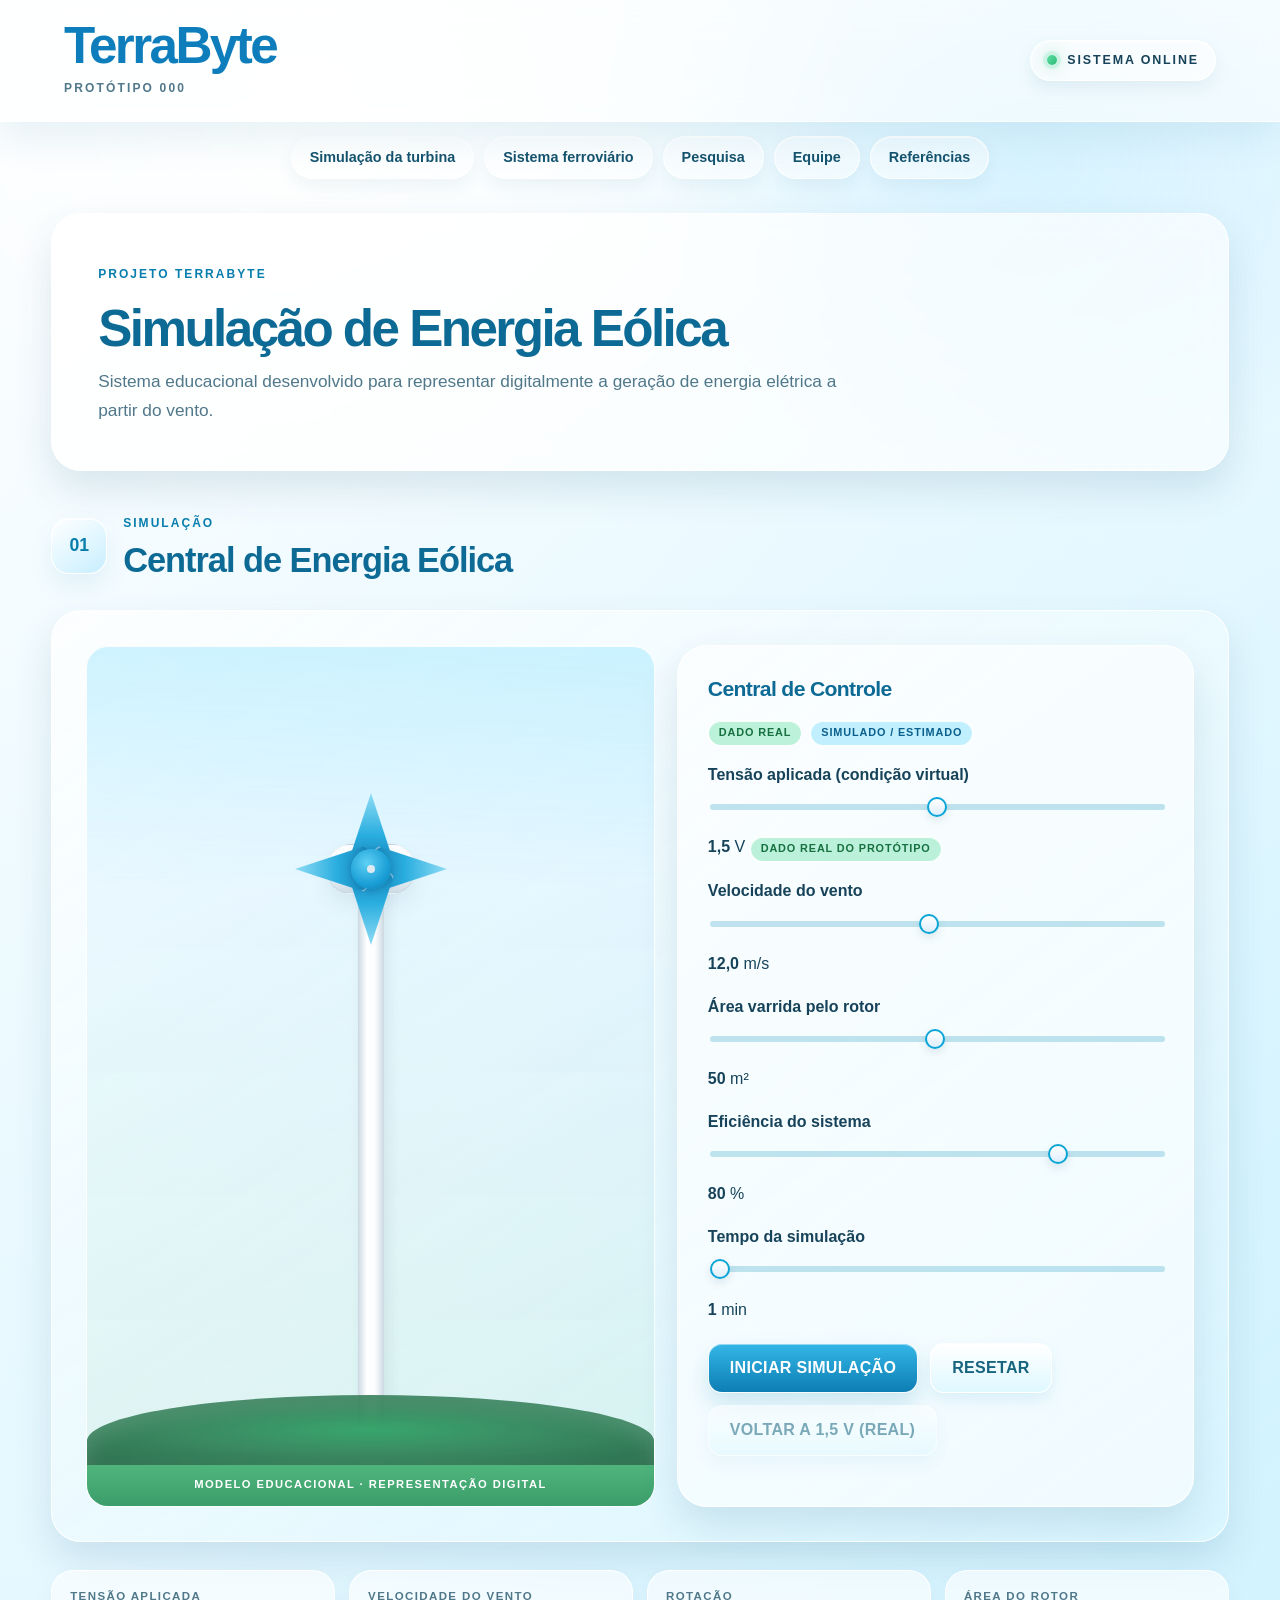
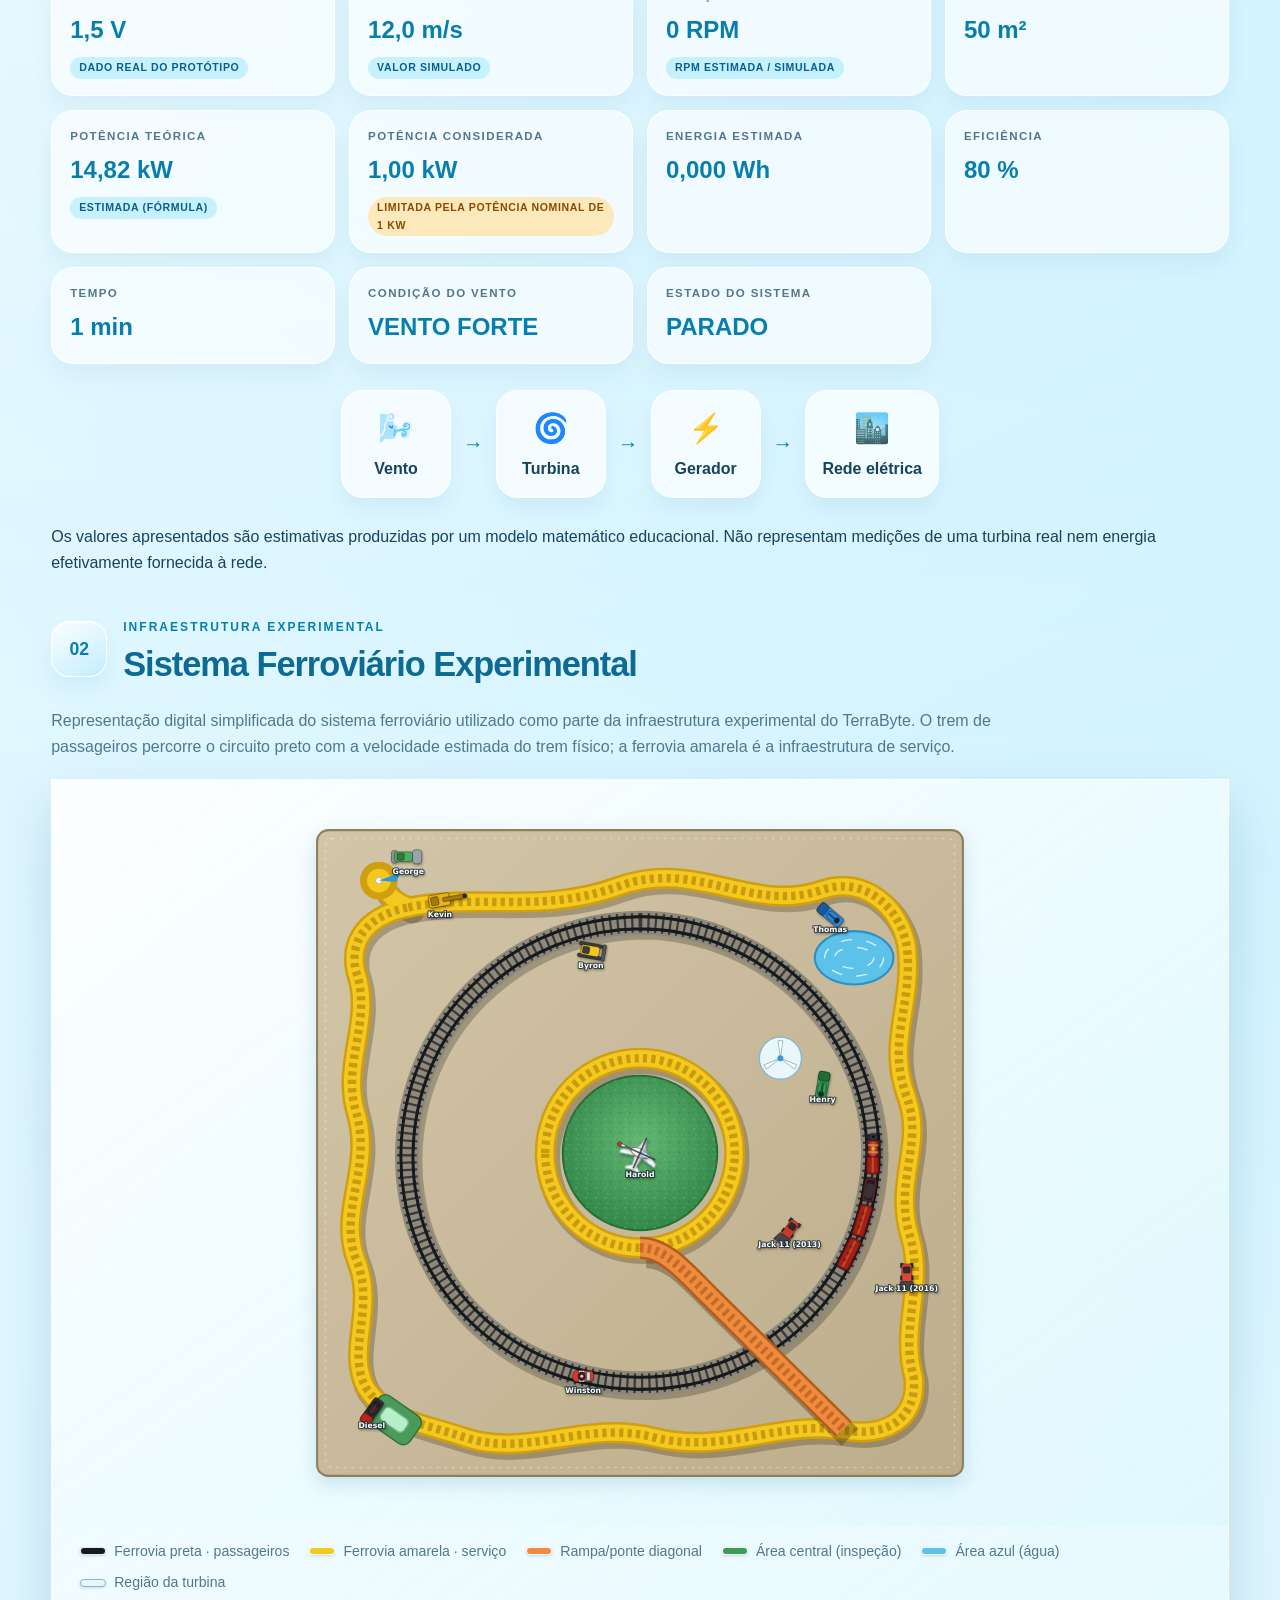
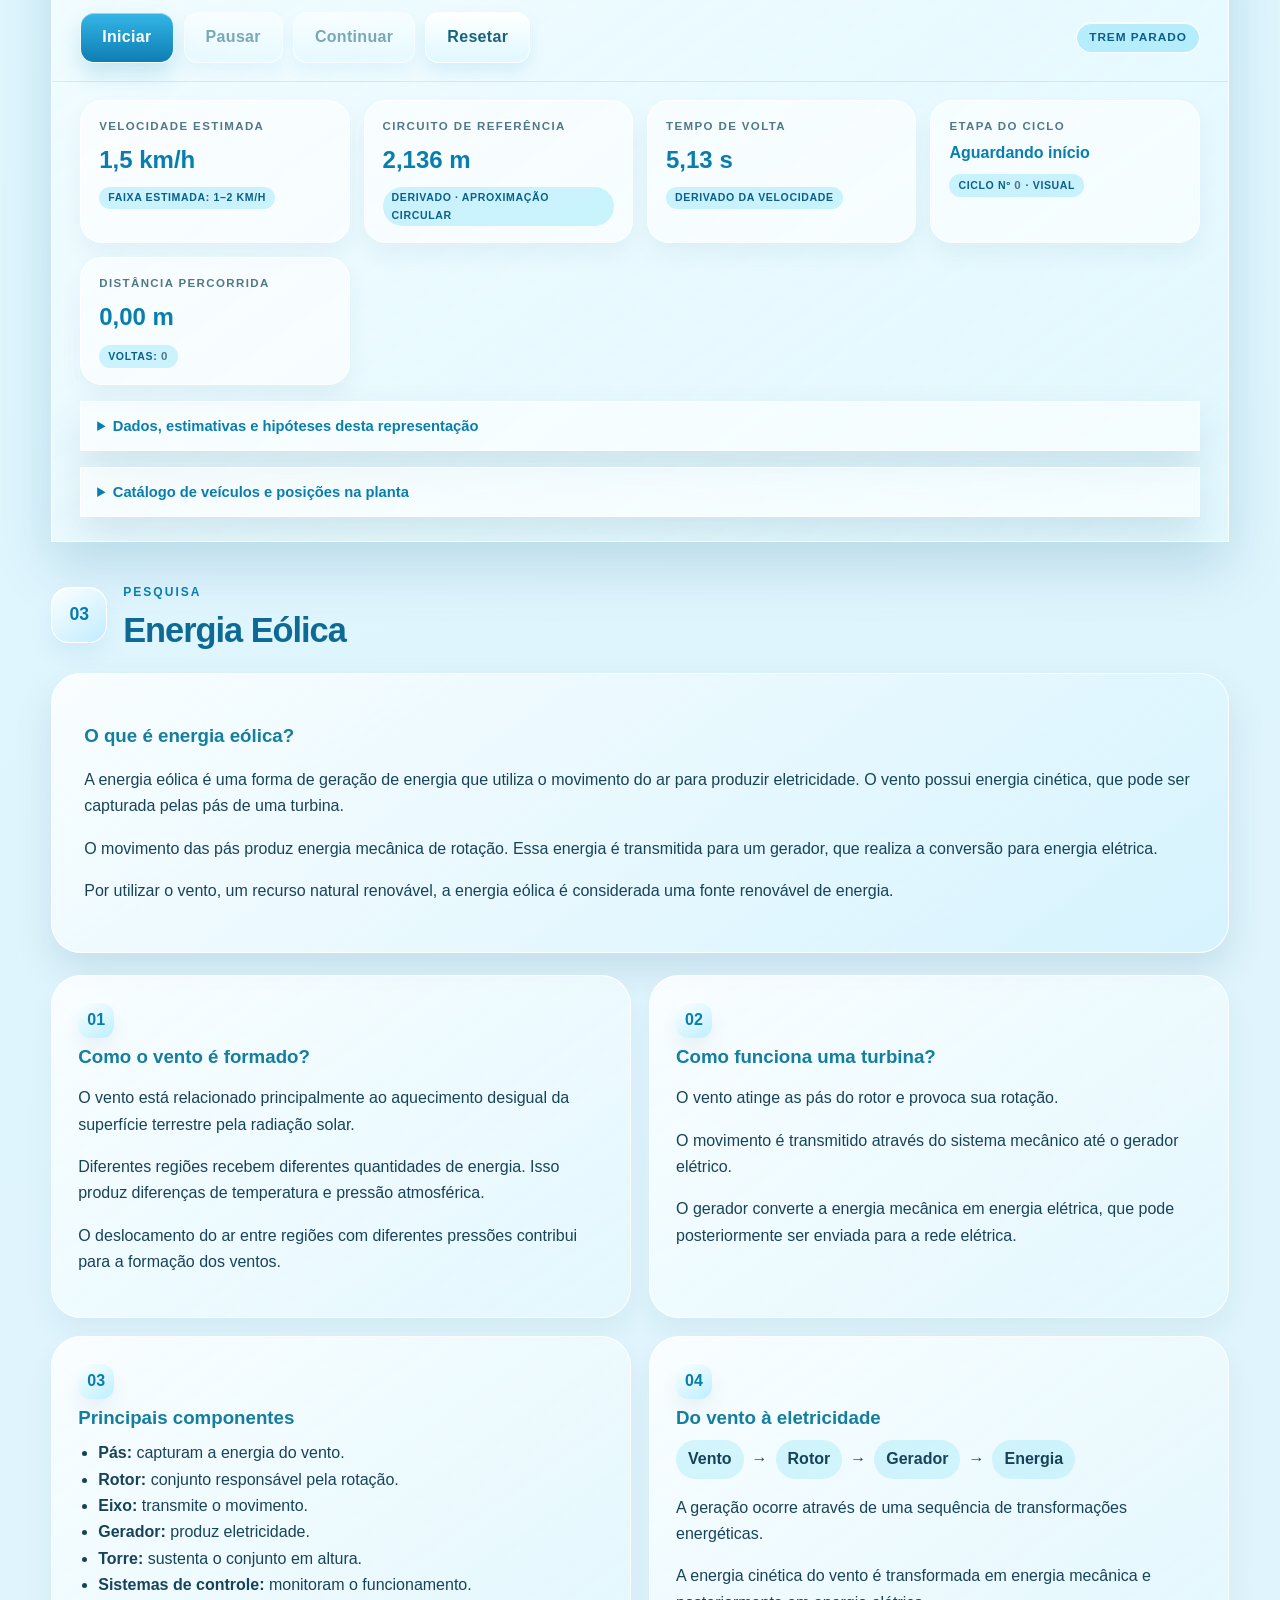
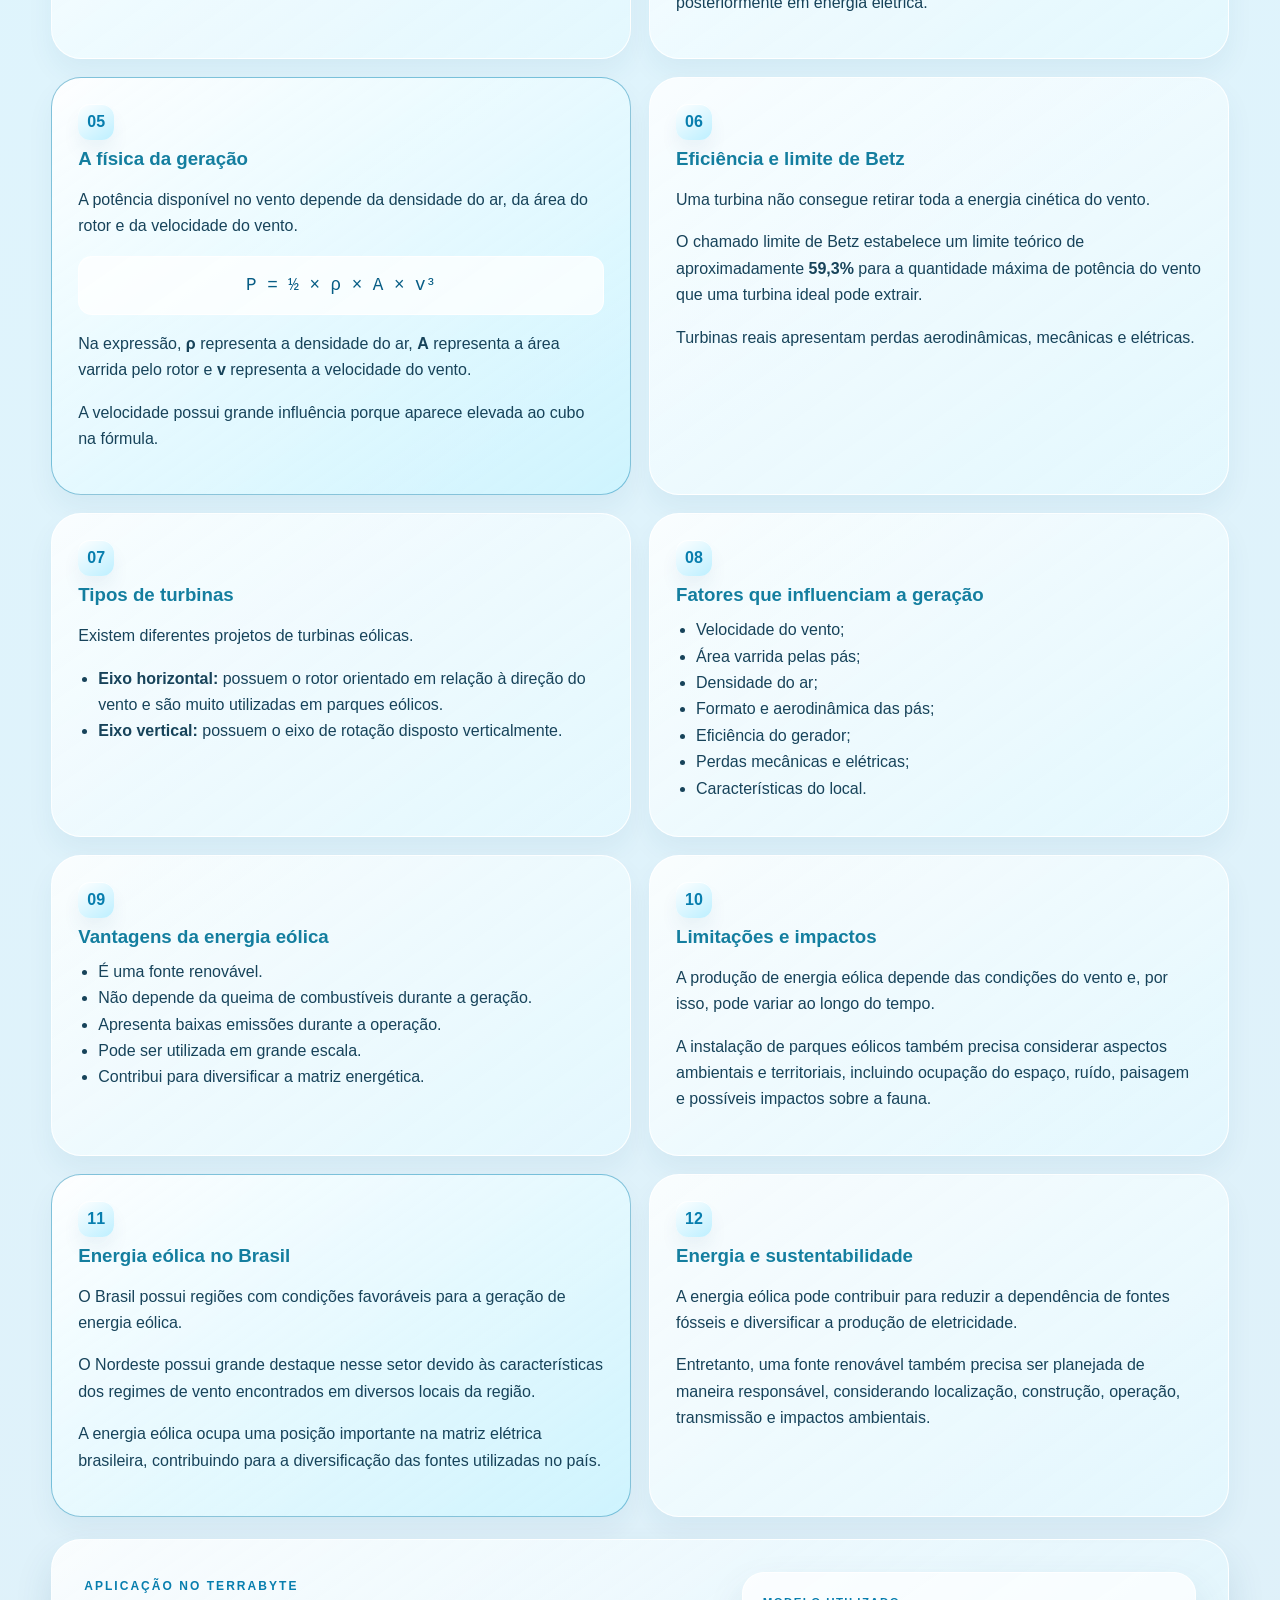
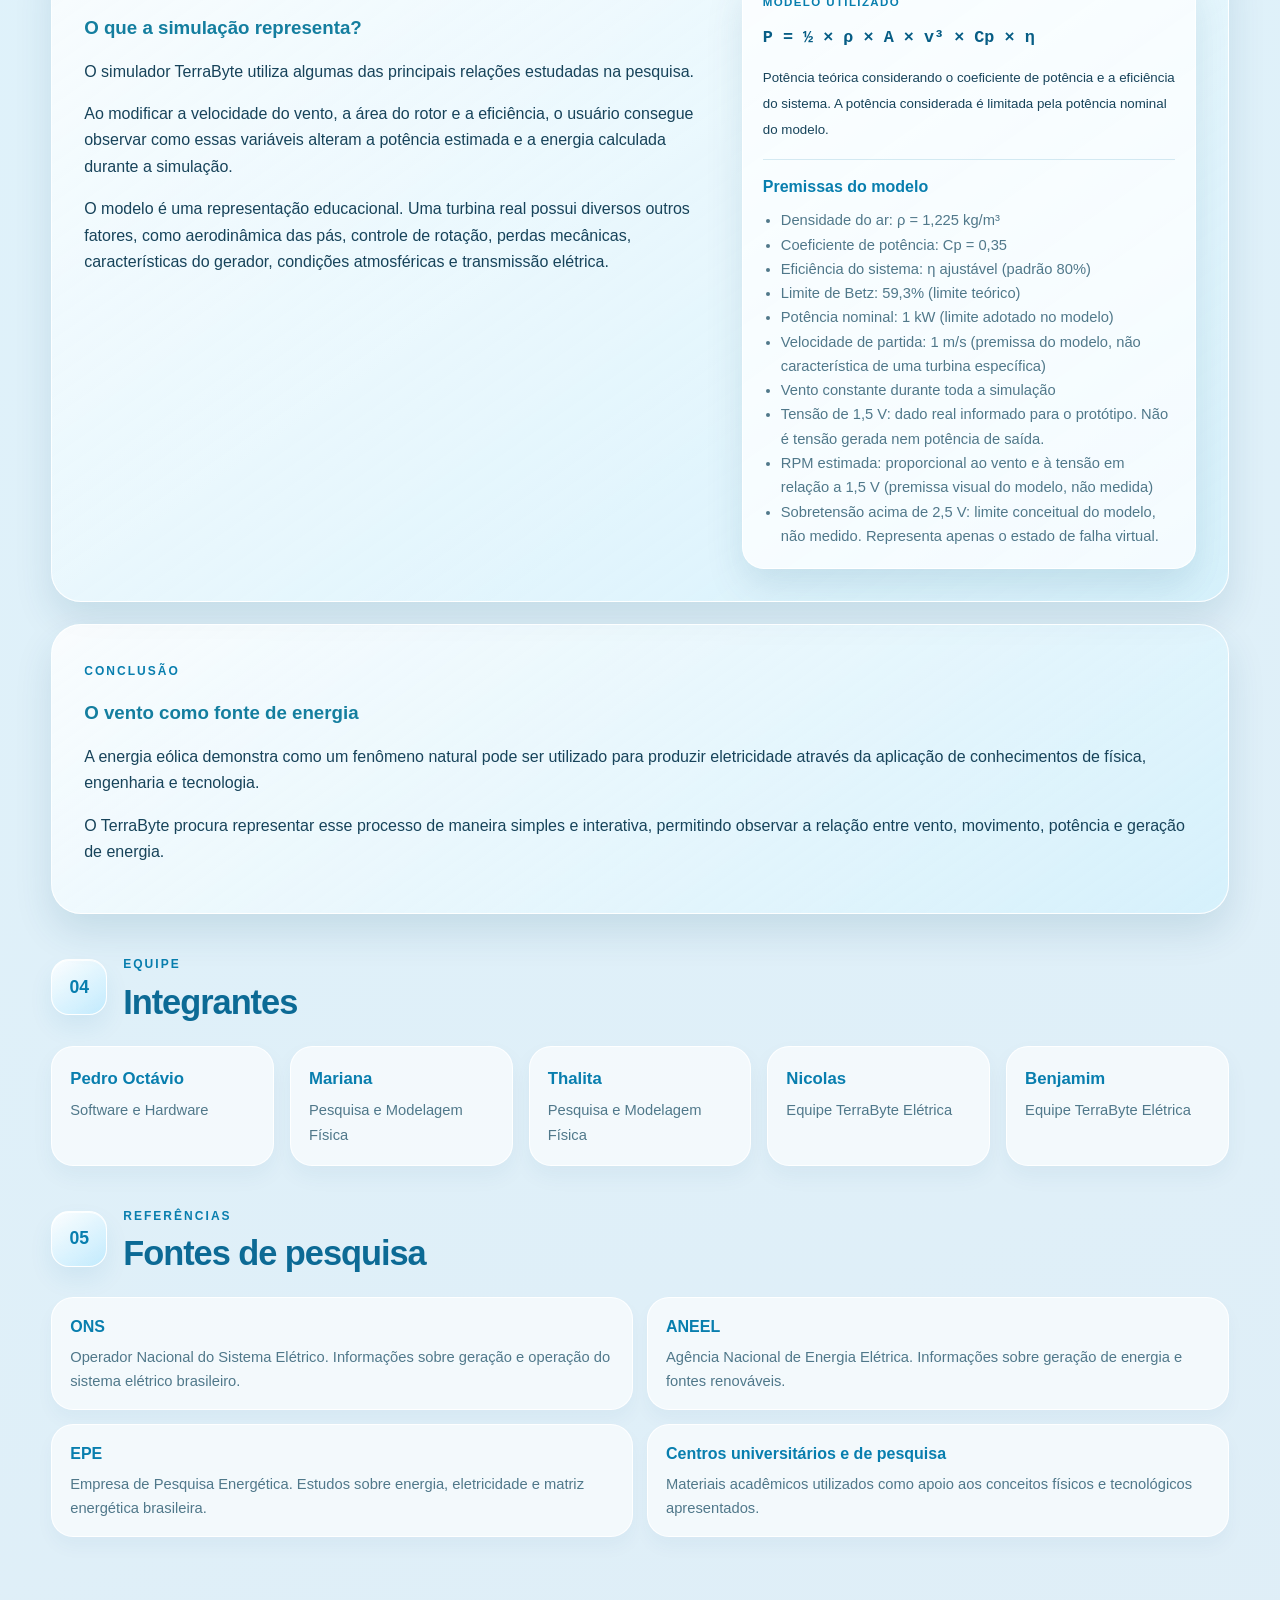
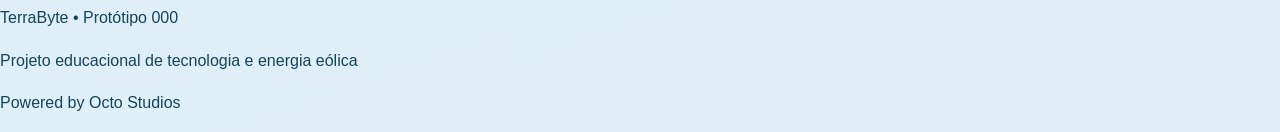
<file: index.html>
<!DOCTYPE html>
<html lang="pt-BR">
<head>
    <meta charset="UTF-8">
    <meta http-equiv="refresh" content="0; url=./terrabyte%20feira%20de%20ciencias/">
    <meta name="viewport" content="width=device-width, initial-scale=1.0">
    <title>TerraByte | Redirecionando</title>
</head>
<body>
    <p>Redirecionando para a página principal do TerraByte...</p>

    <script>
        window.location.replace("./terrabyte%20feira%20de%20ciencias/");
    </script>
</body>
</html>
</file>
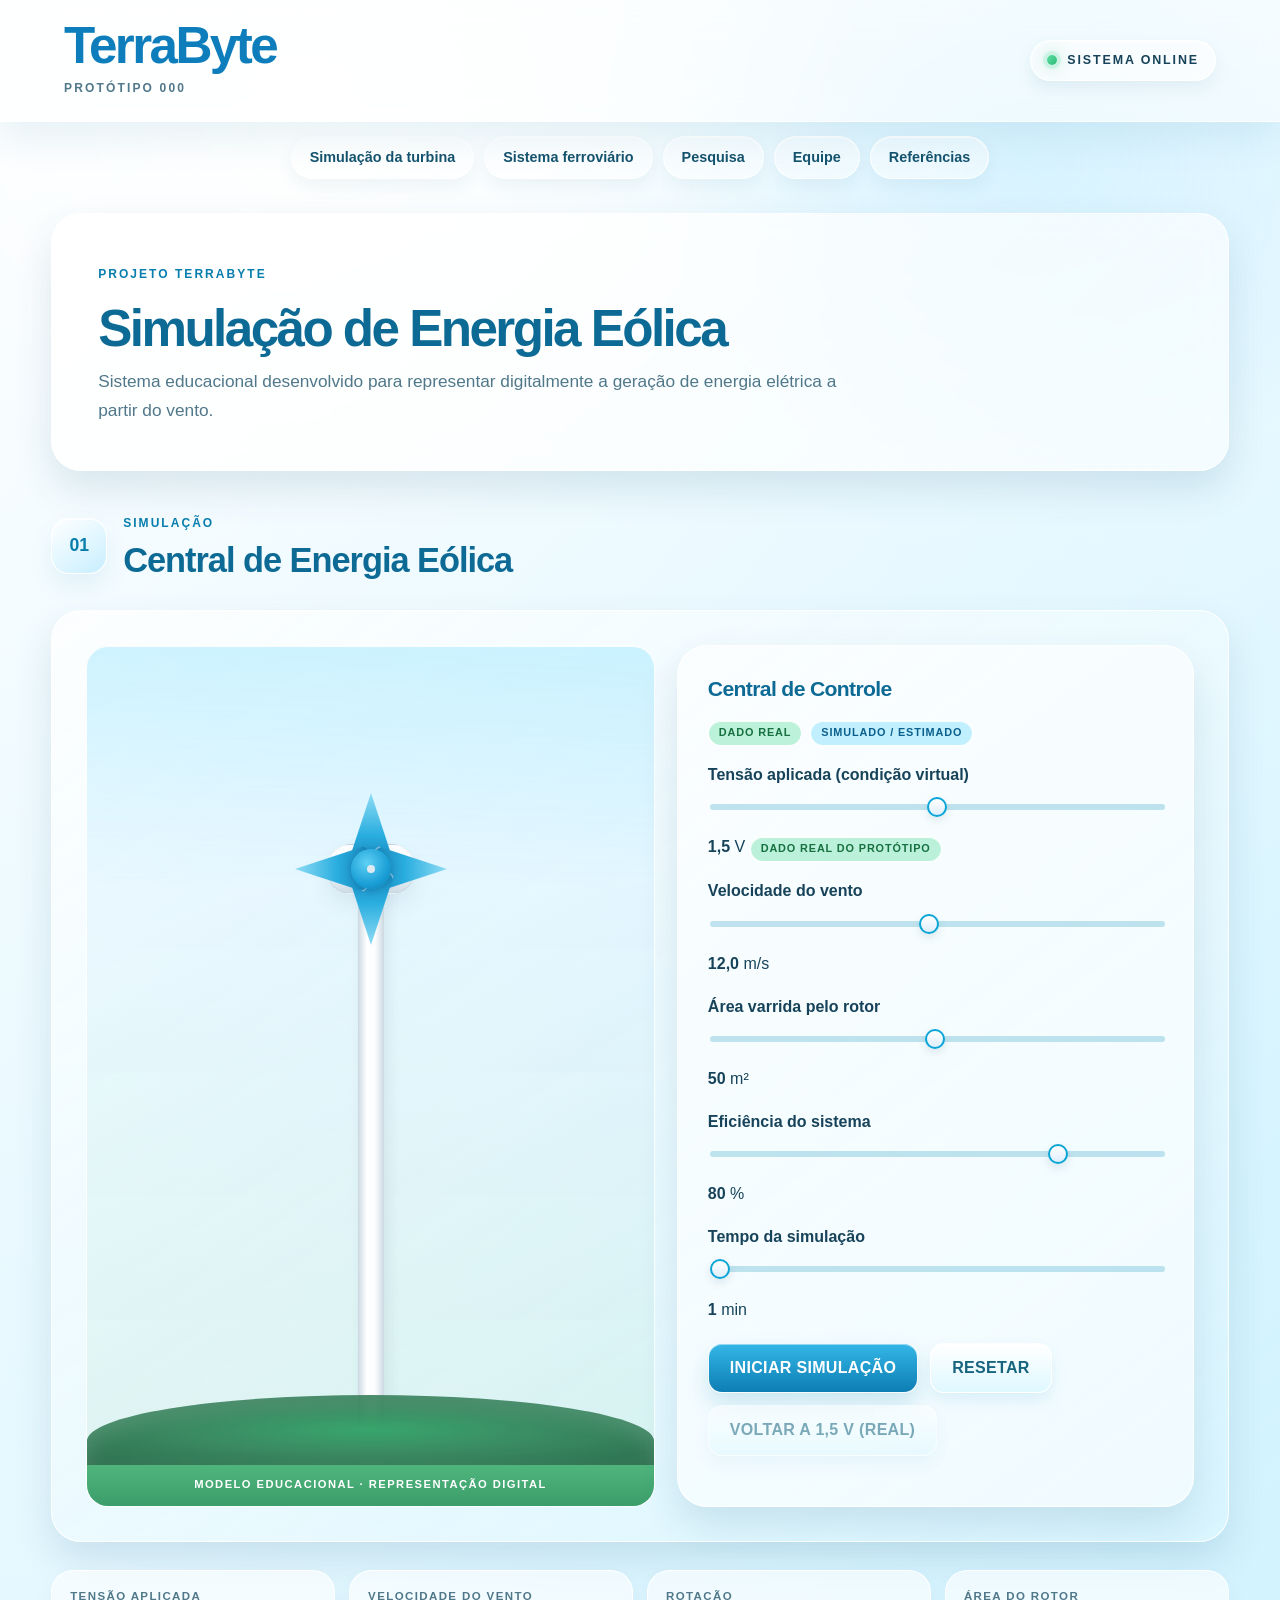
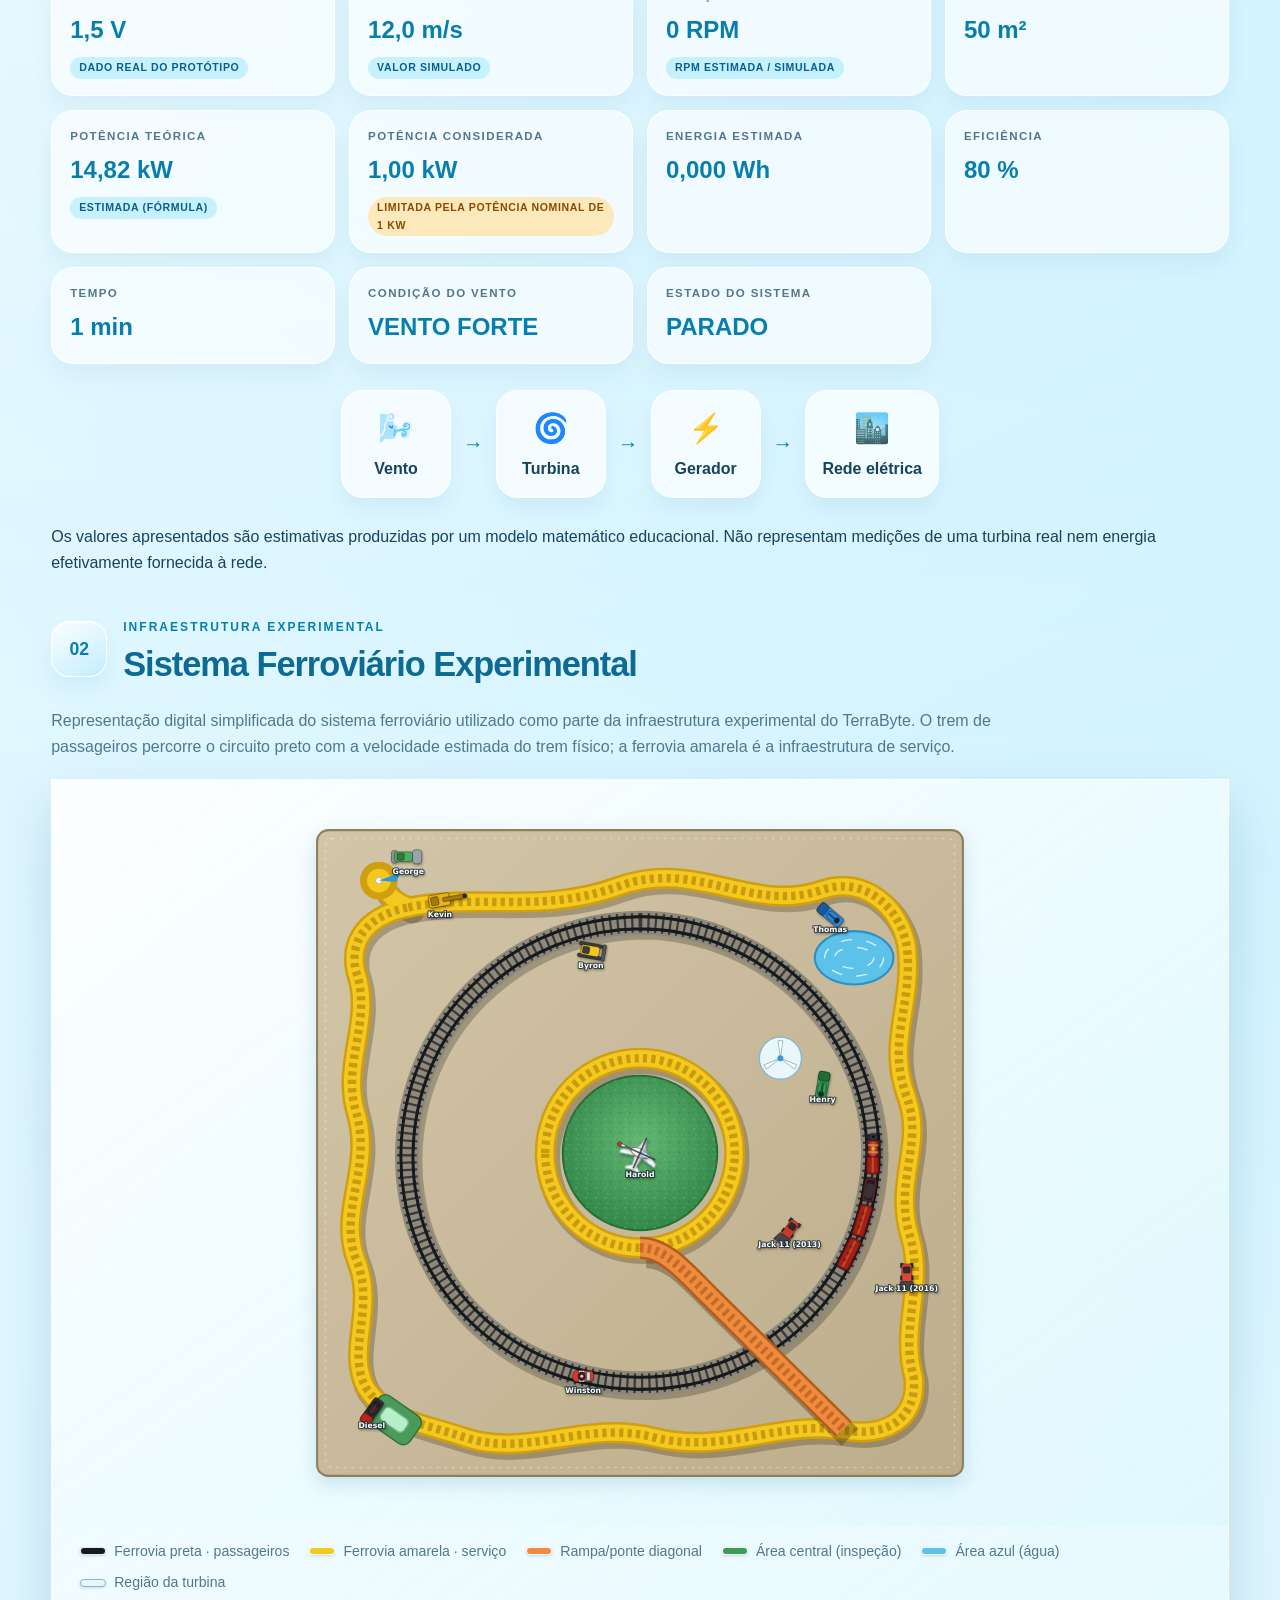
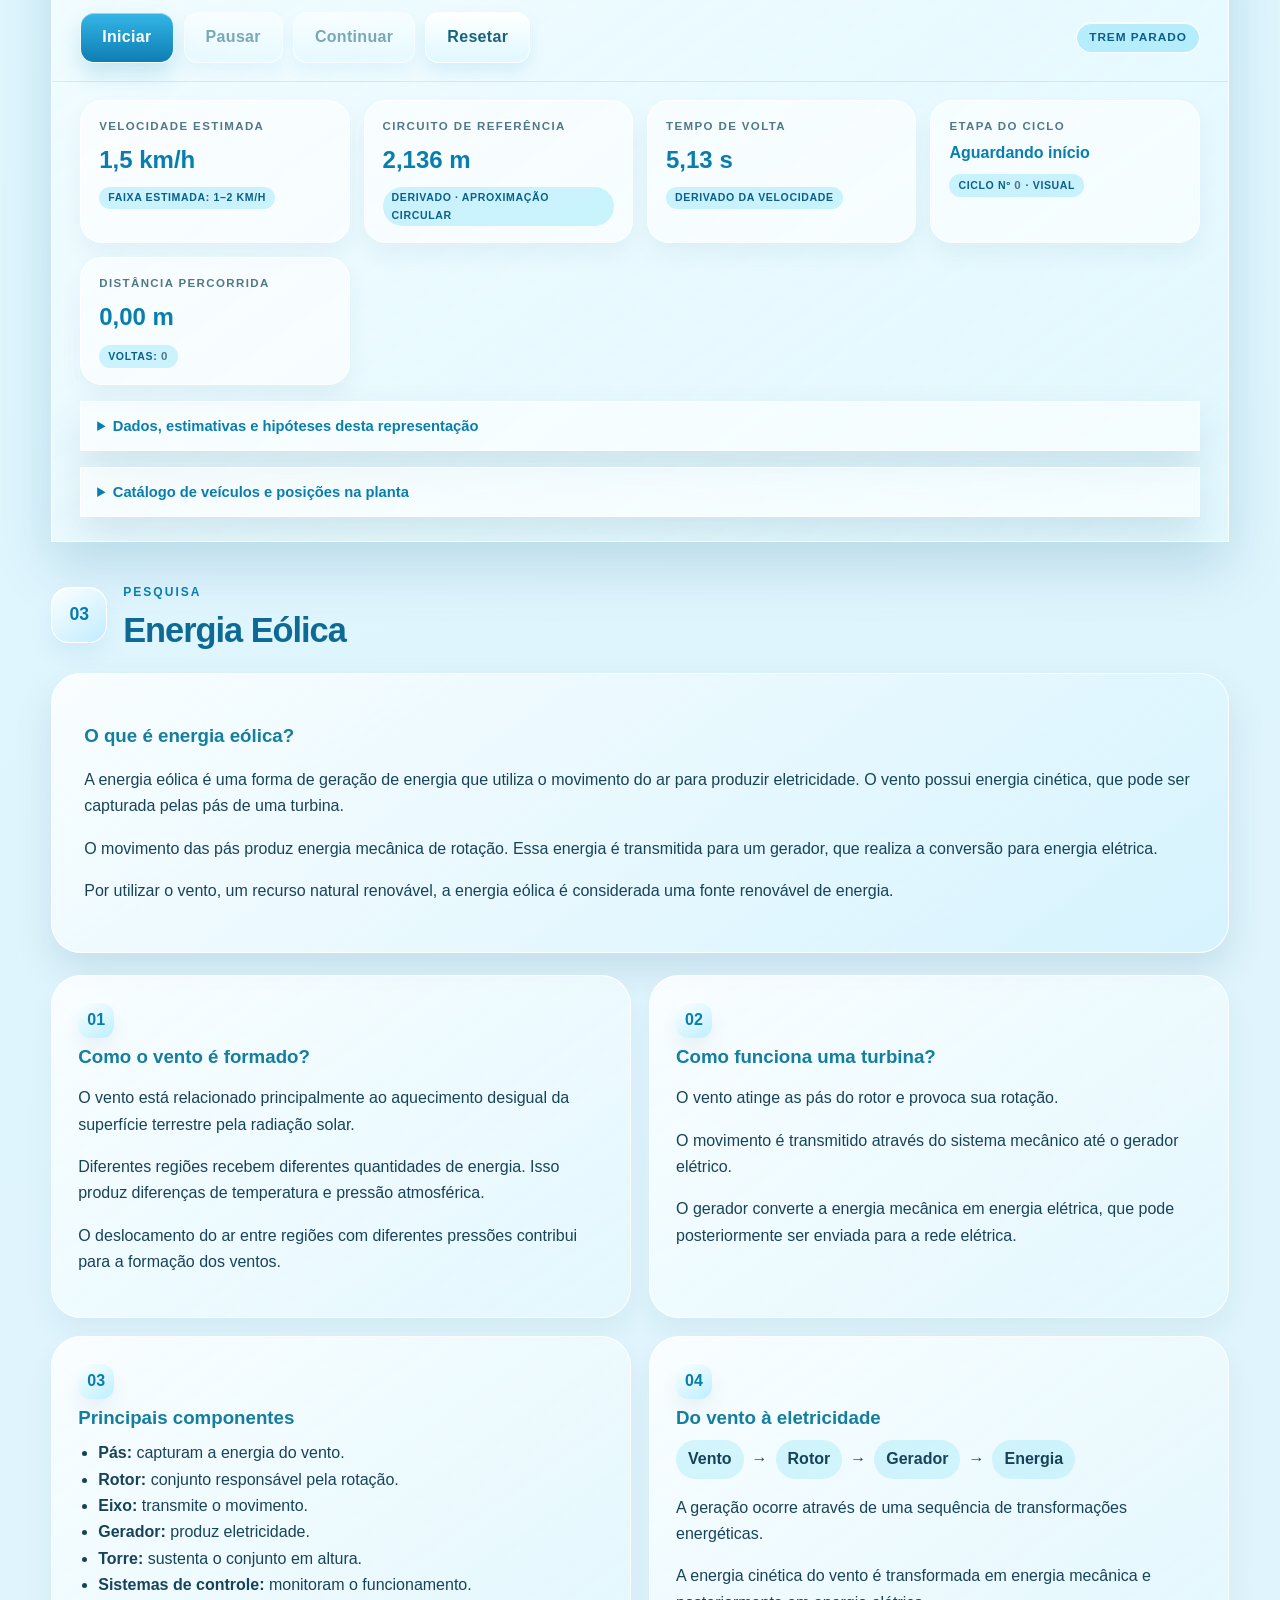
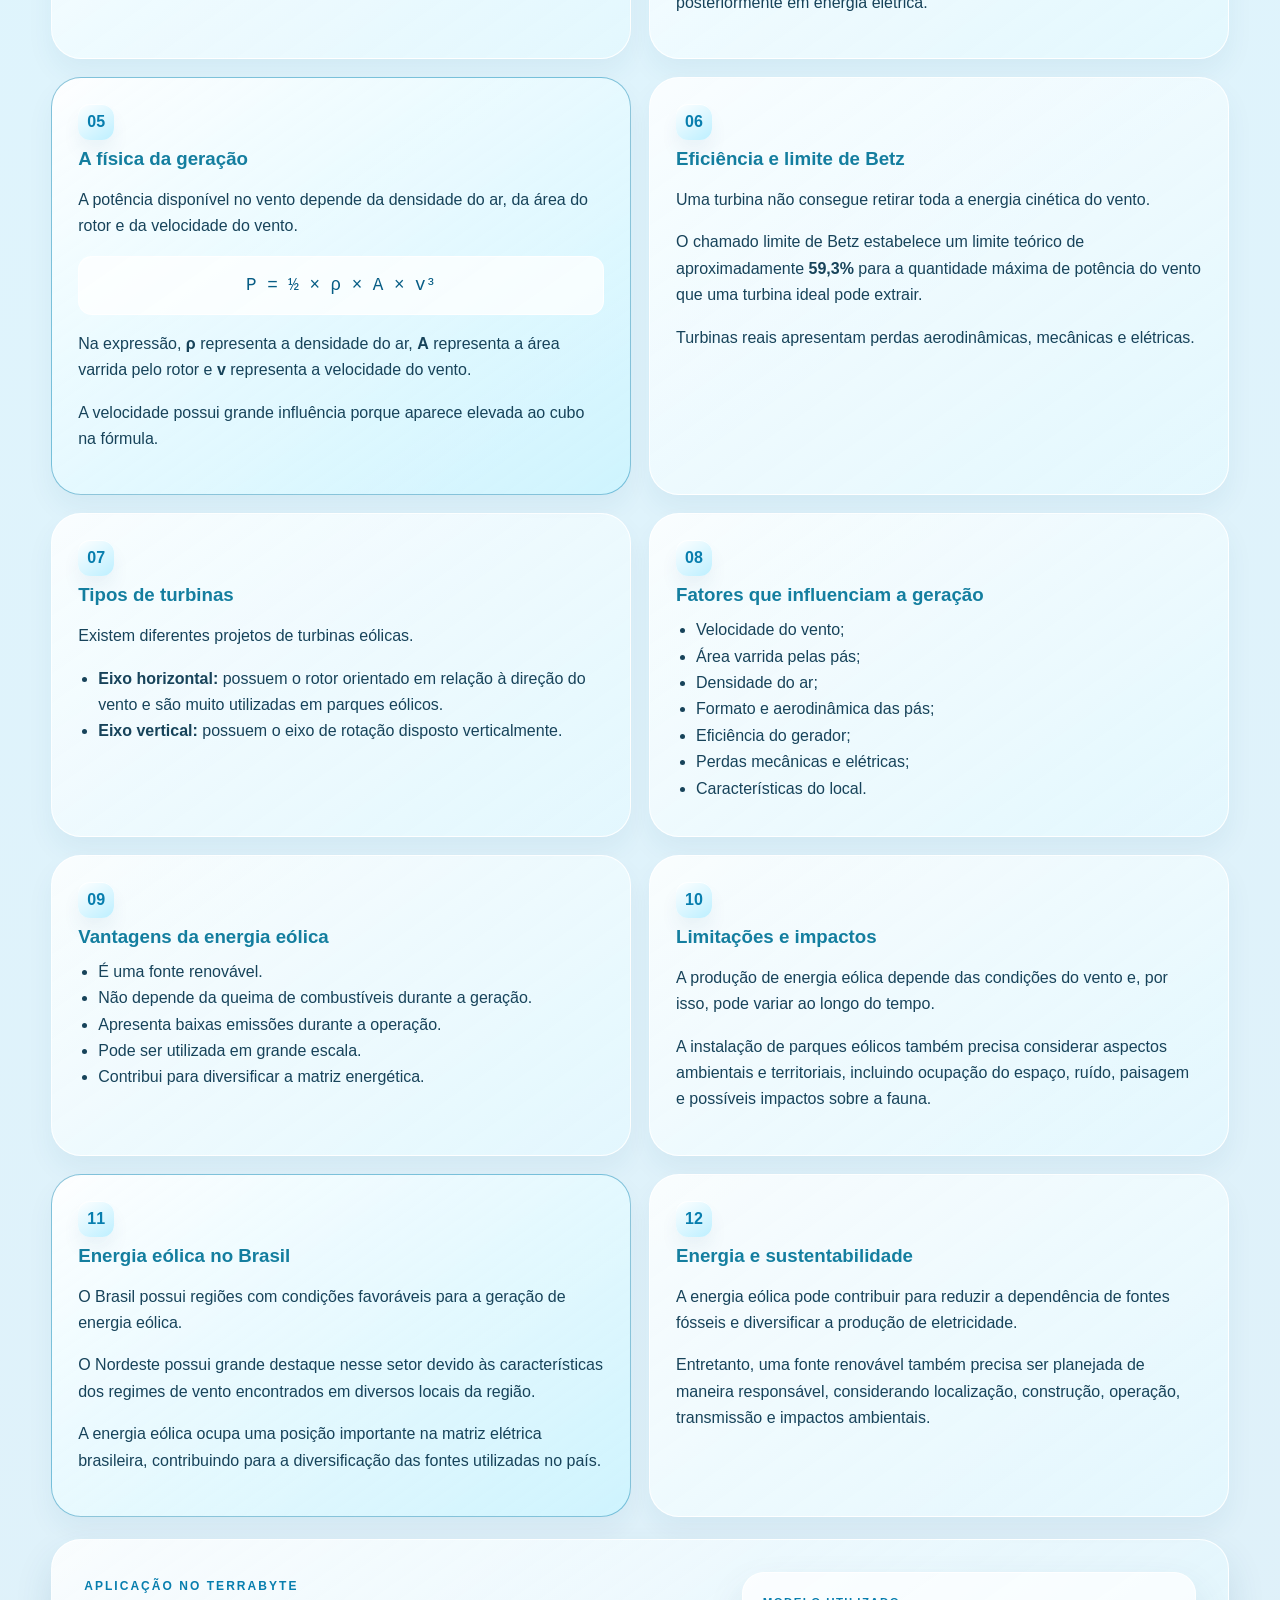
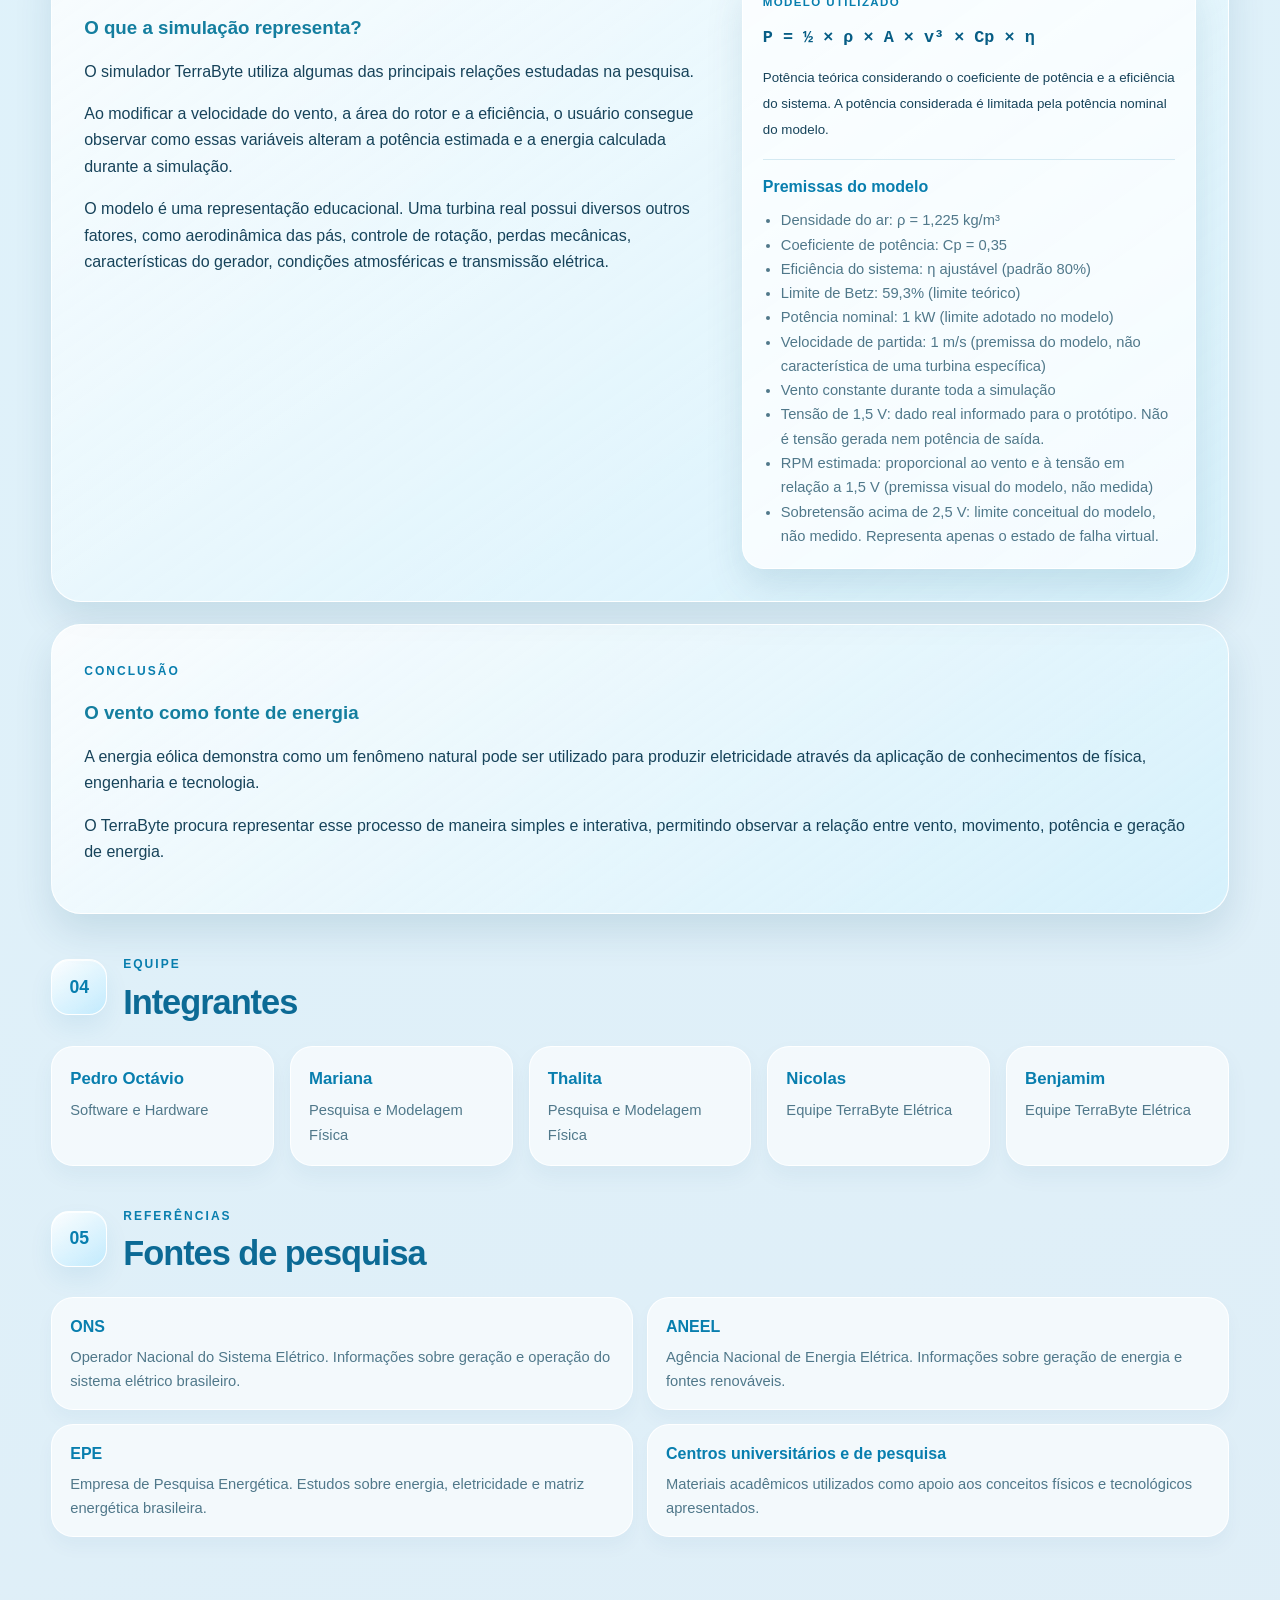
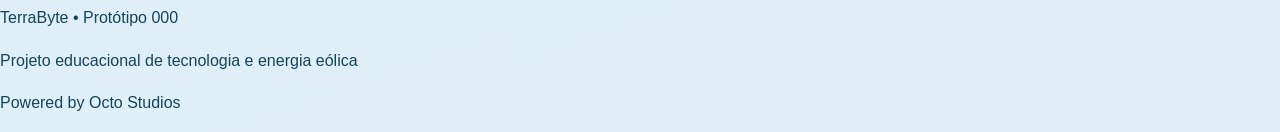
<file: terrabyte feira de ciencias/index.html>
<!DOCTYPE html>
<html lang="pt-BR">
<head>
    <meta charset="UTF-8">
    <meta name="viewport" content="width=device-width, initial-scale=1.0">
    <meta name="description" content="TerraByte - Protótipo de simulação e pesquisa sobre energia eólica">
    <meta name="theme-color" content="#a8e8f7">
    <title>TerraByte | Protótipo 000</title>
    <link rel="stylesheet" href="style.css">
    <link rel="stylesheet" href="railway/railway.css">
</head>

<body>
    <header class="header">
        <div class="logo-area">
            <h1>TerraByte</h1>
            <span>PROTÓTIPO 000</span>
        </div>

        <div class="system-status">
            <span class="status-light"></span>
            SISTEMA ONLINE
        </div>
    </header>

    <nav class="site-navigation" aria-label="Navegação principal">
        <a href="#simulationSection">Simulação da turbina</a>
        <a href="#railwaySection">Sistema ferroviário</a>
        <a href="#researchSection">Pesquisa</a>
        <a href="#teamSection">Equipe</a>
        <a href="#referencesSection">Referências</a>
    </nav>

    <main>
        <section class="intro">
            <span class="section-tag">PROJETO TERRABYTE</span>
            <h2>Simulação de Energia Eólica</h2>
            <p>
                Sistema educacional desenvolvido para representar digitalmente
                a geração de energia elétrica a partir do vento.
            </p>
        </section>

        <!-- SEÇÃO 01: SIMULAÇÃO -->
        <section class="simulation-section" id="simulationSection">
            <div class="section-title">
                <div class="section-number">01</div>
                <div>
                    <span class="section-tag">SIMULAÇÃO</span>
                    <h2>Central de Energia Eólica</h2>
                </div>
            </div>

            <section class="simulation">
                <div class="turbine-area" id="turbineArea">
                    <div class="clouds" aria-hidden="true">
                        <span class="cloud cloud-1"></span>
                        <span class="cloud cloud-2"></span>
                    </div>

                    <div class="wind-particles" aria-hidden="true">
                        <span style="--y:18%;--t:3.2s;--d:0s"></span>
                        <span style="--y:30%;--t:2.6s;--d:0.6s"></span>
                        <span style="--y:42%;--t:3.8s;--d:1.2s"></span>
                        <span style="--y:54%;--t:2.9s;--d:0.3s"></span>
                        <span style="--y:66%;--t:3.4s;--d:1.6s"></span>
                        <span style="--y:78%;--t:2.7s;--d:0.9s"></span>
                    </div>

                    <div class="fault-banner" id="faultBanner" hidden>
                        SOBRETENSÃO — FALHA SIMULADA
                    </div>

                    <div
                        id="turbine"
                        class="turbine-3d"
                        role="img"
                        aria-label="Representação 3D simplificada do protótipo TerraByte"
                    >
                        <div class="tb-tower"></div>
                        <div class="tb-nacelle"></div>
                        <div class="tb-hub-wrap">
                            <div class="turbine-rotor">
                                <span class="tb-blade" style="--a:0deg"></span>
                                <span class="tb-blade" style="--a:90deg"></span>
                                <span class="tb-blade" style="--a:180deg"></span>
                                <span class="tb-blade" style="--a:270deg"></span>
                                <span class="tb-spinner"></span>
                            </div>
                        </div>
                    </div>

                    <div class="grass-field" aria-hidden="true"></div>

                    <div class="simulation-label">
                        MODELO EDUCACIONAL · REPRESENTAÇÃO DIGITAL
                    </div>
                </div>

                <div class="control-panel" id="controlPanel">
                    <h2>Central de Controle</h2>

                    <p class="lock-notice" id="lockNotice" hidden>
                        Parâmetros bloqueados durante a simulação.
                    </p>

                    <div class="legend" aria-label="Legenda de rótulos">
                        <span class="tag tag-real">DADO REAL</span>
                        <span class="tag tag-sim">SIMULADO / ESTIMADO</span>
                    </div>

                    <div class="control-group">
                        <label for="voltage">
                            Tensão aplicada (condição virtual)
                        </label>

                        <input
                            type="range"
                            id="voltage"
                            min="0"
                            max="3"
                            value="1.5"
                            step="0.1"
                        >

                        <p>
                            <strong id="voltageValue">1,5</strong> V
                            <span class="tag tag-real" id="voltageTag">DADO REAL DO PROTÓTIPO</span>
                        </p>
                    </div>

                    <div class="control-group">
                        <label for="windSpeed">
                            Velocidade do vento
                        </label>

                        <input
                            type="range"
                            id="windSpeed"
                            min="0"
                            max="25"
                            value="12"
                            step="0.1"
                        >

                        <p>
                            <strong id="windValue">12,0</strong> m/s
                        </p>
                    </div>

                    <div class="control-group">
                        <label for="rotorArea">
                            Área varrida pelo rotor
                        </label>

                        <input
                            type="range"
                            id="rotorArea"
                            min="1"
                            max="100"
                            value="50"
                            step="1"
                        >

                        <p>
                            <strong id="areaValue">50</strong> m²
                        </p>
                    </div>

                    <div class="control-group">
                        <label for="efficiency">
                            Eficiência do sistema
                        </label>

                        <input
                            type="range"
                            id="efficiency"
                            min="10"
                            max="100"
                            value="80"
                            step="1"
                        >

                        <p>
                            <strong id="efficiencyValue">80</strong> %
                        </p>
                    </div>

                    <div class="control-group">
                        <label for="simulationTime">
                            Tempo da simulação
                        </label>

                        <input
                            type="range"
                            id="simulationTime"
                            min="1"
                            max="60"
                            value="1"
                            step="1"
                        >

                        <p>
                            <strong id="timeValue">1</strong> min
                        </p>
                    </div>

                    <div class="simulation-controls">
                        <button id="startButton" type="button">
                            INICIAR SIMULAÇÃO
                        </button>

                        <button
                            id="resetButton"
                            class="btn-secondary"
                            type="button"
                        >
                            RESETAR
                        </button>

                        <button
                            id="returnRealButton"
                            class="btn-secondary"
                            type="button"
                        >
                            VOLTAR A 1,5 V (REAL)
                        </button>
                    </div>
                </div>
            </section>

            <!-- INDICADORES -->
            <section class="data-panel" aria-label="Dados da simulação">
                <div class="data-card">
                    <span>TENSÃO APLICADA</span>
                    <strong id="voltageData">1,5 V</strong>
                    <small class="tag-line" id="voltageDataTag">DADO REAL DO PROTÓTIPO</small>
                </div>

                <div class="data-card">
                    <span>VELOCIDADE DO VENTO</span>
                    <strong id="speedData">12,0 m/s</strong>
                    <small class="tag-line">VALOR SIMULADO</small>
                </div>

                <div class="data-card">
                    <span>ROTAÇÃO</span>
                    <strong id="rpmData">0 RPM</strong>
                    <small class="tag-line">RPM ESTIMADA / SIMULADA</small>
                </div>

                <div class="data-card">
                    <span>ÁREA DO ROTOR</span>
                    <strong id="areaData">50 m²</strong>
                </div>

                <div class="data-card">
                    <span>POTÊNCIA TEÓRICA</span>
                    <strong id="theoreticalPowerData">0,00 kW</strong>
                    <small class="tag-line">ESTIMADA (FÓRMULA)</small>
                </div>

                <div class="data-card">
                    <span>POTÊNCIA CONSIDERADA</span>
                    <strong id="powerData">0,00 kW</strong>
                    <small class="tag-line" id="powerLimitNote" hidden>Limitada pela potência nominal de 1 kW</small>
                </div>

                <div class="data-card">
                    <span>ENERGIA ESTIMADA</span>
                    <strong id="energyData">0,000 kWh</strong>
                </div>

                <div class="data-card">
                    <span>EFICIÊNCIA</span>
                    <strong id="efficiencyData">80 %</strong>
                </div>

                <div class="data-card">
                    <span>TEMPO</span>
                    <strong id="timeData">1 min</strong>
                </div>

                <div class="data-card">
                    <span>CONDIÇÃO DO VENTO</span>
                    <strong id="windStateData">MODERADO</strong>
                </div>

                <div class="data-card">
                    <span>ESTADO DO SISTEMA</span>
                    <strong id="systemState">PARADO</strong>
                </div>
            </section>

            <!-- FLUXO DE ENERGIA -->
            <section class="energy-flow" aria-label="Etapas da geração">
                <div class="energy-step">
                    <span aria-hidden="true">🌬️</span>
                    <p>Vento</p>
                </div>

                <strong aria-hidden="true">→</strong>

                <div class="energy-step">
                    <span aria-hidden="true">🌀</span>
                    <p>Turbina</p>
                </div>

                <strong aria-hidden="true">→</strong>

                <div class="energy-step">
                    <span aria-hidden="true">⚡</span>
                    <p>Gerador</p>
                </div>

                <strong aria-hidden="true">→</strong>

                <div class="energy-step">
                    <span aria-hidden="true">🏙️</span>
                    <p>Rede elétrica</p>
                </div>
            </section>

            <p class="text-muted">
                Os valores apresentados são estimativas produzidas por um
                modelo matemático educacional. Não representam medições
                de uma turbina real nem energia efetivamente fornecida à rede.
            </p>
        </section>

        <!-- SEÇÃO 02: PESQUISA -->
        <!-- SEÇÃO 02: SISTEMA FERROVIÁRIO -->
<section class="railway-section" id="railwaySection" aria-labelledby="railwayTitle">
    <div class="section-title">
        <div class="section-number">02</div>
        <div>
            <span class="section-tag">INFRAESTRUTURA EXPERIMENTAL</span>
            <h2 id="railwayTitle">Sistema Ferrovi&aacute;rio Experimental</h2>
        </div>
    </div>

    <p class="railway-intro">
        Representa&ccedil;&atilde;o digital simplificada do sistema ferrovi&aacute;rio utilizado como parte da
        infraestrutura experimental do TerraByte. O trem de passageiros percorre o circuito preto com a
        velocidade estimada do trem f&iacute;sico; a ferrovia amarela &eacute; a infraestrutura de servi&ccedil;o.
    </p>

    <div class="railway-panel">
        <div class="railway-scene">
            <svg class="railway-svg" id="railwaySvg" viewBox="0 0 1000 1000" role="img"
                 aria-labelledby="railwaySvgTitle railwaySvgDesc">
                <title id="railwaySvgTitle">Maquete ferrovi&aacute;ria do TerraByte</title>
                <desc id="railwaySvgDesc">Vista superior da maquete. A ferrovia preta de passageiros forma um circuito quase circular no centro. A ferrovia amarela de servi&ccedil;o contorna as bordas da base, com um la&ccedil;o em volta da &aacute;rea verde central e uma rampa laranja diagonal que passa por cima do circuito preto. O trem de passageiros percorre a ferrovia preta.</desc>

                <defs>
                    <linearGradient id="rwBoard" x1="0" y1="0" x2="1" y2="1">
                        <stop offset="0" stop-color="#d3c6a8"/>
                        <stop offset="1" stop-color="#bcad8b"/>
                    </linearGradient>
                    <radialGradient id="rwGreen" cx=".5" cy=".42" r=".62">
                        <stop offset="0" stop-color="#62b872"/>
                        <stop offset="1" stop-color="#2f8447"/>
                    </radialGradient>
                    <pattern id="rwGrass" width="14" height="14" patternUnits="userSpaceOnUse">
                        <circle cx="3" cy="4" r="1.2" fill="#7ccb87" opacity=".55"/>
                        <circle cx="10" cy="9" r="1.3" fill="#256f3a" opacity=".45"/>
                        <circle cx="6" cy="12" r="1" fill="#6fbf7c" opacity=".5"/>
                    </pattern>
                    <linearGradient id="rwBoilerShade" x1="0" y1="0" x2="0" y2="1">
                        <stop offset="0" stop-color="#8f1d17"/>
                        <stop offset=".38" stop-color="#d63a2e"/>
                        <stop offset=".52" stop-color="#e34a3c"/>
                        <stop offset="1" stop-color="#7a1712"/>
                    </linearGradient>
                    <!-- Trilhos pretos: duas linhas paralelas (traco largo menos traco estreito). -->
                    <mask id="rwPassengerRailMask" maskUnits="userSpaceOnUse" x="0" y="0" width="1000" height="1000">
                        <use href="#passengerRailwayPath" fill="none" stroke="#fff" stroke-width="22"/>
                        <use href="#passengerRailwayPath" fill="none" stroke="#000" stroke-width="13"/>
                    </mask>
                </defs>

                <!-- GEOMETRIA (fonte matematica dos percursos; nao desenha nada) -->
                <g class="rw-geometry" fill="none">
                    <path id="passengerRailwayPath" d="M500 172 C678 172 830 322 832 498 C830 684 682 830 498 828 C314 826 166 686 168 502 C170 318 316 174 500 172 Z"/>
                    <path id="serviceRailwayPath" d="M170 150 C270 130 360 160 470 120 C580 80 660 160 760 125 C820 105 870 150 880 205 C890 290 850 340 880 420 C905 490 860 540 885 620 C905 690 870 750 890 820 C895 880 850 905 790 895 C700 880 620 930 520 905 C420 880 340 935 250 905 C190 885 140 880 110 835 C80 780 125 720 95 650 C70 580 120 520 95 440 C75 370 120 310 95 240 C85 190 120 160 170 150 Z"/>
                    <path id="serviceLoopPath" d="M365 500 A135 135 0 1 1 635 500 A135 135 0 1 1 365 500 Z"/>
                    <path id="serviceBridgePath" d="M500 635 C535 635 560 665 600 705 L790 893"/>
                    <path id="serviceSpurPath" d="M172 150 C150 142 138 130 132 116"/>
                </g>

                <!-- 1. CENARIO / TERRENO -->
                <rect class="rw-board" x="40" y="40" width="920" height="920" rx="16"/>
                <rect class="rw-board-inset" x="52" y="52" width="896" height="896" rx="10"/>

                <!-- 2. AREA VERDE CENTRAL -->
                <circle class="rw-green" cx="500" cy="500" r="110"/>
                <circle class="rw-green-grass" cx="500" cy="500" r="110"/>
                <g class="rw-plane" transform="translate(500 500) rotate(24)" aria-hidden="true">
                    <path d="M0 -24 L5 -7 L27 6 L27 11 L5 6 L3 20 L11 25 L11 28 L0 26 L-11 28 L-11 25 L-3 20 L-5 6 L-27 11 L-27 6 L-5 -7 Z"/>
                </g>

                <!-- 3. FERROVIA AMARELA (SERVICO) -->
                <g class="rw-s-shadow">
                    <use href="#serviceRailwayPath"/><use href="#serviceLoopPath"/><use href="#serviceSpurPath"/>
                </g>
                <g class="rw-s-edge">
                    <use href="#serviceRailwayPath"/><use href="#serviceLoopPath"/><use href="#serviceSpurPath"/>
                </g>
                <g class="rw-s-body">
                    <use href="#serviceRailwayPath"/><use href="#serviceLoopPath"/><use href="#serviceSpurPath"/>
                </g>
                <g class="rw-s-slots">
                    <use href="#serviceRailwayPath"/><use href="#serviceLoopPath"/>
                </g>

                <!-- 4. FERROVIA PRETA (PASSAGEIROS) -->
                <use href="#passengerRailwayPath" class="rw-p-shadow"/>
                <use href="#passengerRailwayPath" class="rw-p-bed"/>
                <use href="#passengerRailwayPath" class="rw-p-sleepers"/>
                <use href="#passengerRailwayPath" class="rw-p-rails" mask="url(#rwPassengerRailMask)"/>

                <!-- 5. CENARIO DE SERVICO (estatico) -->
                <g class="rw-tower" aria-hidden="true">
                    <circle class="rw-tower-pad" cx="128" cy="112" r="27"/>
                    <circle class="rw-tower-pad-inner" cx="128" cy="112" r="17"/>
                    <circle class="rw-tower-pole" cx="128" cy="112" r="4.5"/>
                    <path class="rw-tower-flag" d="M128 112 L160 100 L152 114 Z"/>
                </g>
                <g class="rw-station" transform="translate(150 880) rotate(35)" aria-hidden="true">
                    <rect class="rw-station-pad" x="-36" y="-24" width="72" height="48" rx="12"/>
                    <rect class="rw-station-roof" x="-20" y="-11" width="40" height="22" rx="7"/>
                </g>
                <!-- 5B. CENARIO: AREA AZUL (agua) E REGIAO DA TURBINA -->
                <g class="rw-scenery" aria-hidden="true">
                    <ellipse class="rw-pond" cx="805" cy="222" rx="56" ry="38"/>
                    <ellipse class="rw-wave rw-wave-1" cx="805" cy="222" rx="42" ry="26"/>
                    <ellipse class="rw-wave rw-wave-2" cx="805" cy="222" rx="28" ry="15"/>
                    <g id="railwayRipples"></g>
                    <g id="railwayTurbine" class="rw-turbine" transform="translate(700 365)">
                        <circle class="rw-tpad" r="30"/>
                        <circle class="rw-tglow" r="34"/>
                        <g class="rw-turbine-rotor">
                            <path d="M0 0 L-3.5 -25 L3.5 -25 Z"/>
                            <path d="M0 0 L-3.5 -25 L3.5 -25 Z" transform="rotate(120)"/>
                            <path d="M0 0 L-3.5 -25 L3.5 -25 Z" transform="rotate(240)"/>
                        </g>
                        <circle class="rw-thub" r="4.2"/>
                    </g>
                </g>

                <!-- 6. TREM DE PASSAGEIROS (passa por baixo da ponte) -->
                <g id="passengerTrain" class="passenger-train" aria-hidden="true">
                    <!-- Locomotiva a vapor (frente = +x) -->
                    <g id="passengerTrainLocomotive" data-train-car="locomotive" data-length="58">
                        <rect class="rw-chassis" x="-28" y="-7.5" width="56" height="15" rx="3"/>
                        <rect class="rw-rod" x="-19" y="-10.2" width="10" height="3.4" rx="1.2"/>
                        <rect class="rw-rod" x="-4" y="-10.2" width="10" height="3.4" rx="1.2"/>
                        <rect class="rw-rod" x="11" y="-10.2" width="10" height="3.4" rx="1.2"/>
                        <rect class="rw-rod" x="-19" y="6.8" width="10" height="3.4" rx="1.2"/>
                        <rect class="rw-rod" x="-4" y="6.8" width="10" height="3.4" rx="1.2"/>
                        <rect class="rw-rod" x="11" y="6.8" width="10" height="3.4" rx="1.2"/>
                        <rect class="rw-boiler" x="-4" y="-7.2" width="28" height="14.4" rx="7.2"/>
                        <rect class="rw-band" x="2" y="-7.2" width="2" height="14.4"/>
                        <rect class="rw-band" x="12" y="-7.2" width="2" height="14.4"/>
                        <rect class="rw-smokebox" x="19" y="-7.2" width="10" height="14.4" rx="4.5"/>
                        <circle class="rw-chimney-ring" cx="25" cy="0" r="4.7"/>
                        <circle class="rw-chimney" cx="25" cy="0" r="2.6"/>
                        <circle class="rw-dome" cx="8" cy="0" r="3"/>
                        <rect class="rw-cab" x="-28" y="-9" width="25" height="18" rx="2.6"/>
                        <rect class="rw-cab-roof" x="-26" y="-6.6" width="21" height="13.2" rx="2"/>
                        <line class="rw-trim" x1="-26" y1="0" x2="-5" y2="0"/>
                    </g>
                    <!-- Tender -->
                    <g id="passengerTrainTender" data-train-car="tender" data-length="34">
                        <rect class="rw-coupling" x="17" y="-1.2" width="6" height="2.4"/>
                        <rect class="rw-tender" x="-17" y="-8.5" width="34" height="17" rx="2.6"/>
                        <rect class="rw-tender-lining" x="-15.5" y="-7" width="31" height="14" rx="2"/>
                        <rect class="rw-tender-coal" x="-12" y="-5.2" width="21" height="10.4" rx="4"/>
                    </g>
                    <!-- Vagao 1 -->
                    <g id="passengerTrainCoachA" data-train-car="coach" data-length="46">
                        <rect class="rw-coupling" x="23" y="-1.2" width="6" height="2.4"/>
                        <rect class="rw-coach" x="-23" y="-9" width="46" height="18" rx="3"/>
                        <rect class="rw-coach-roof" x="-21" y="-7" width="42" height="14" rx="2.5"/>
                        <line class="rw-trim" x1="-20" y1="0" x2="20" y2="0"/>
                        <rect class="rw-vent" x="-12" y="-3.6" width="4" height="3"/>
                        <rect class="rw-vent" x="-2" y="-3.6" width="4" height="3"/>
                        <rect class="rw-vent" x="8" y="-3.6" width="4" height="3"/>
                    </g>
                    <!-- Vagao 2 -->
                    <g id="passengerTrainCoachB" data-train-car="coach" data-length="46">
                        <rect class="rw-coupling" x="23" y="-1.2" width="6" height="2.4"/>
                        <rect class="rw-coach" x="-23" y="-9" width="46" height="18" rx="3"/>
                        <rect class="rw-coach-roof" x="-21" y="-7" width="42" height="14" rx="2.5"/>
                        <line class="rw-trim" x1="-20" y1="0" x2="20" y2="0"/>
                        <rect class="rw-vent" x="-12" y="-3.6" width="4" height="3"/>
                        <rect class="rw-vent" x="-2" y="-3.6" width="4" height="3"/>
                        <rect class="rw-vent" x="8" y="-3.6" width="4" height="3"/>
                    </g>
                </g>

                <!-- 7. PONTE / RAMPA DIAGONAL (por cima do circuito preto) -->
                <g class="rw-b-shadow" transform="translate(9 12)"><use href="#serviceBridgePath"/></g>
                <g class="rw-b-edge"><use href="#serviceBridgePath"/></g>
                <g class="rw-b-body"><use href="#serviceBridgePath"/></g>
                <g class="rw-b-slots"><use href="#serviceBridgePath"/></g>

                <!-- 8. FROTA (11 veiculos do catalogo; o Expresso e o trem de passageiros acima) -->
                <g id="railwayFleet"></g>
                <g id="railwayVerdict" class="rw-verdict" style="display:none" aria-hidden="true">
                    <rect x="365" y="292" width="270" height="34" rx="10"/>
                    <text x="500" y="314" text-anchor="middle"></text>
                </g>
            </svg>
        </div>

        <ul class="railway-legend" aria-label="Legenda da maquete">
            <li><span class="rw-swatch rw-swatch-passenger" aria-hidden="true"></span>Ferrovia preta &middot; passageiros</li>
            <li><span class="rw-swatch rw-swatch-service" aria-hidden="true"></span>Ferrovia amarela &middot; servi&ccedil;o</li>
            <li><span class="rw-swatch rw-swatch-bridge" aria-hidden="true"></span>Rampa/ponte diagonal</li>
            <li><span class="rw-swatch rw-swatch-green" aria-hidden="true"></span>&Aacute;rea central (inspe&ccedil;&atilde;o)</li>
            <li><span class="rw-swatch rw-swatch-water" aria-hidden="true"></span>&Aacute;rea azul (&aacute;gua)</li>
            <li><span class="rw-swatch rw-swatch-turbine" aria-hidden="true"></span>Regi&atilde;o da turbina</li>
        </ul>

        <div class="railway-controls" role="group" aria-label="Controles do trem de passageiros">
            <button id="railwayStart" type="button">Iniciar</button>
            <button id="railwayPause" class="btn-secondary" type="button" disabled>Pausar</button>
            <button id="railwayContinue" class="btn-secondary" type="button" disabled>Continuar</button>
            <button id="railwayReset" class="btn-secondary" type="button">Resetar</button>
            <span class="tag tag-sim railway-state" id="railwayStatus" data-state="stopped" role="status" aria-live="polite">TREM PARADO</span>
        </div>

        <div class="railway-readouts">
            <div class="data-panel" aria-label="Dados da ferrovia">
                <div class="data-card">
                    <span>VELOCIDADE ESTIMADA</span>
                    <strong id="railwaySpeedValue">1,5 km/h</strong>
                    <small class="tag-line">FAIXA ESTIMADA: 1&ndash;2 KM/H</small>
                </div>
                <div class="data-card">
                    <span>CIRCUITO DE REFER&Ecirc;NCIA</span>
                    <strong id="railwayCircuitLength">2,136 m</strong>
                    <small class="tag-line">DERIVADO &middot; APROXIMA&Ccedil;&Atilde;O CIRCULAR</small>
                </div>
                <div class="data-card">
                    <span>TEMPO DE VOLTA</span>
                    <strong id="railwayLapTime">5,13 s</strong>
                    <small class="tag-line">DERIVADO DA VELOCIDADE</small>
                </div>
                <div class="data-card">
                    <span>ETAPA DO CICLO</span>
                    <strong id="railwayStage" style="font-size:1rem">Aguardando in&iacute;cio</strong>
                    <small class="tag-line">CICLO N&ordm; <span id="railwayCycle">0</span> &middot; VISUAL</small>
                </div>
                <div class="data-card">
                    <span>DIST&Acirc;NCIA PERCORRIDA</span>
                    <strong id="railwayDistance">0,00 m</strong>
                    <small class="tag-line">VOLTAS: <span id="railwayLaps">0</span></small>
                </div>
            </div>

            <details class="railway-assumptions">
                <summary>Dados, estimativas e hip&oacute;teses desta representa&ccedil;&atilde;o</summary>
                <ul>
                    <li><span class="tag tag-real">DADO DO PROT&Oacute;TIPO</span><span>Trem: Expresso de Hogwarts (Candide). Circuito f&iacute;sico: aproximadamente 68 &times; 68 cm.</span></li>
                    <li><span class="tag tag-sim">ESTIMATIVA</span><span>Velocidade do trem f&iacute;sico: 1&ndash;2 km/h, com refer&ecirc;ncia de 1,5 km/h (&asymp; 0,4167 m/s).</span></li>
                    <li><span class="tag tag-sim">DERIVADO</span><span>Di&acirc;metro de 0,68 m e circunfer&ecirc;ncia &pi; &times; 0,68 &asymp; 2,136 m, por aproxima&ccedil;&atilde;o circular. Tempo de volta: 7,69 s a 1,0 km/h; 5,13 s a 1,5 km/h; 3,85 s a 2,0 km/h.</span></li>
                    <li><span class="tag tag-visual">VISUAL</span><span>Forma dos trilhos, rampa, cen&aacute;rio e desenho do trem s&atilde;o uma reconstru&ccedil;&atilde;o estilizada. O circuito desenhado n&atilde;o &eacute; um c&iacute;rculo perfeito; o movimento usa o comprimento f&iacute;sico aproximado (2,136 m), n&atilde;o o comprimento do desenho. Velocidades, rotas e etapas dos demais ve&iacute;culos s&atilde;o par&acirc;metros visuais, n&atilde;o medidos. O Expresso come&ccedil;a na posi&ccedil;&atilde;o da foto e corre no sentido anti-hor&aacute;rio (sentido f&iacute;sico n&atilde;o confirmado).</span></li>
                </ul>
            </details>

            <details class="railway-assumptions">
                <summary>Cat&aacute;logo de ve&iacute;culos e posi&ccedil;&otilde;es na planta</summary>
                <p class="text-muted">A coluna &ldquo;Planta&rdquo; &eacute; apenas a posi&ccedil;&atilde;o espacial de refer&ecirc;ncia na foto da maquete; n&atilde;o &eacute; o n&uacute;mero oficial nem o ID.</p>
                <div style="overflow-x:auto"><table class="railway-catalog">
                    <thead><tr><th>Planta</th><th>Ve&iacute;culo</th><th>ID TerraByte</th><th>C&oacute;digo f&iacute;sico</th><th>Fun&ccedil;&atilde;o</th></tr></thead>
                    <tbody id="railwayCatalog"></tbody>
                </table></div>
            </details>
        </div>
    </div>
</section>
<section class="research-section" id="researchSection">
            <div class="section-title">
                <div class="section-number">03</div>
                <div>
                    <span class="section-tag">PESQUISA</span>
                    <h2>Energia Eólica</h2>
                </div>
            </div>

            <article class="research-introduction">
                <h3>O que é energia eólica?</h3>

                <p>
                    A energia eólica é uma forma de geração de energia que
                    utiliza o movimento do ar para produzir eletricidade.
                    O vento possui energia cinética, que pode ser capturada
                    pelas pás de uma turbina.
                </p>

                <p>
                    O movimento das pás produz energia mecânica de rotação.
                    Essa energia é transmitida para um gerador, que realiza
                    a conversão para energia elétrica.
                </p>

                <p>
                    Por utilizar o vento, um recurso natural renovável,
                    a energia eólica é considerada uma fonte renovável
                    de energia.
                </p>
            </article>

            <div class="research-grid">
                <article class="research-card">
                    <span class="research-number">01</span>
                    <h3>Como o vento é formado?</h3>

                    <p>
                        O vento está relacionado principalmente ao
                        aquecimento desigual da superfície terrestre
                        pela radiação solar.
                    </p>

                    <p>
                        Diferentes regiões recebem diferentes quantidades
                        de energia. Isso produz diferenças de temperatura
                        e pressão atmosférica.
                    </p>

                    <p>
                        O deslocamento do ar entre regiões com diferentes
                        pressões contribui para a formação dos ventos.
                    </p>
                </article>

                <article class="research-card">
                    <span class="research-number">02</span>
                    <h3>Como funciona uma turbina?</h3>

                    <p>
                        O vento atinge as pás do rotor e provoca sua rotação.
                    </p>

                    <p>
                        O movimento é transmitido através do sistema
                        mecânico até o gerador elétrico.
                    </p>

                    <p>
                        O gerador converte a energia mecânica em energia
                        elétrica, que pode posteriormente ser enviada
                        para a rede elétrica.
                    </p>
                </article>

                <article class="research-card">
                    <span class="research-number">03</span>
                    <h3>Principais componentes</h3>

                    <ul>
                        <li><strong>Pás:</strong> capturam a energia do vento.</li>
                        <li><strong>Rotor:</strong> conjunto responsável pela rotação.</li>
                        <li><strong>Eixo:</strong> transmite o movimento.</li>
                        <li><strong>Gerador:</strong> produz eletricidade.</li>
                        <li><strong>Torre:</strong> sustenta o conjunto em altura.</li>
                        <li><strong>Sistemas de controle:</strong> monitoram o funcionamento.</li>
                    </ul>
                </article>

                <article class="research-card">
                    <span class="research-number">04</span>
                    <h3>Do vento à eletricidade</h3>

                    <div class="research-flow">
                        <span>Vento</span>
                        <strong>→</strong>
                        <span>Rotor</span>
                        <strong>→</strong>
                        <span>Gerador</span>
                        <strong>→</strong>
                        <span>Energia</span>
                    </div>

                    <p>
                        A geração ocorre através de uma sequência de
                        transformações energéticas.
                    </p>

                    <p>
                        A energia cinética do vento é transformada em
                        energia mecânica e posteriormente em energia elétrica.
                    </p>
                </article>

                <article class="research-card research-highlight">
                    <span class="research-number">05</span>
                    <h3>A física da geração</h3>

                    <p>
                        A potência disponível no vento depende da densidade
                        do ar, da área do rotor e da velocidade do vento.
                    </p>

                    <div class="formula">
                        P = ½ × ρ × A × v³
                    </div>

                    <p>
                        Na expressão, <strong>ρ</strong> representa a
                        densidade do ar, <strong>A</strong> representa a
                        área varrida pelo rotor e <strong>v</strong>
                        representa a velocidade do vento.
                    </p>

                    <p>
                        A velocidade possui grande influência porque aparece
                        elevada ao cubo na fórmula.
                    </p>
                </article>

                <article class="research-card">
                    <span class="research-number">06</span>
                    <h3>Eficiência e limite de Betz</h3>

                    <p>
                        Uma turbina não consegue retirar toda a energia
                        cinética do vento.
                    </p>

                    <p>
                        O chamado limite de Betz estabelece um limite
                        teórico de aproximadamente <strong>59,3%</strong>
                        para a quantidade máxima de potência do vento que
                        uma turbina ideal pode extrair.
                    </p>

                    <p>
                        Turbinas reais apresentam perdas aerodinâmicas,
                        mecânicas e elétricas.
                    </p>
                </article>

                <article class="research-card">
                    <span class="research-number">07</span>
                    <h3>Tipos de turbinas</h3>

                    <p>
                        Existem diferentes projetos de turbinas eólicas.
                    </p>

                    <ul>
                        <li>
                            <strong>Eixo horizontal:</strong> possuem o
                            rotor orientado em relação à direção do vento
                            e são muito utilizadas em parques eólicos.
                        </li>
                        <li>
                            <strong>Eixo vertical:</strong> possuem o eixo
                            de rotação disposto verticalmente.
                        </li>
                    </ul>
                </article>

                <article class="research-card">
                    <span class="research-number">08</span>
                    <h3>Fatores que influenciam a geração</h3>

                    <ul>
                        <li>Velocidade do vento;</li>
                        <li>Área varrida pelas pás;</li>
                        <li>Densidade do ar;</li>
                        <li>Formato e aerodinâmica das pás;</li>
                        <li>Eficiência do gerador;</li>
                        <li>Perdas mecânicas e elétricas;</li>
                        <li>Características do local.</li>
                    </ul>
                </article>

                <article class="research-card">
                    <span class="research-number">09</span>
                    <h3>Vantagens da energia eólica</h3>

                    <ul>
                        <li>É uma fonte renovável.</li>
                        <li>Não depende da queima de combustíveis durante a geração.</li>
                        <li>Apresenta baixas emissões durante a operação.</li>
                        <li>Pode ser utilizada em grande escala.</li>
                        <li>Contribui para diversificar a matriz energética.</li>
                    </ul>
                </article>

                <article class="research-card">
                    <span class="research-number">10</span>
                    <h3>Limitações e impactos</h3>

                    <p>
                        A produção de energia eólica depende das condições
                        do vento e, por isso, pode variar ao longo do tempo.
                    </p>

                    <p>
                        A instalação de parques eólicos também precisa
                        considerar aspectos ambientais e territoriais,
                        incluindo ocupação do espaço, ruído, paisagem e
                        possíveis impactos sobre a fauna.
                    </p>
                </article>

                <article class="research-card research-highlight">
                    <span class="research-number">11</span>
                    <h3>Energia eólica no Brasil</h3>

                    <p>
                        O Brasil possui regiões com condições favoráveis
                        para a geração de energia eólica.
                    </p>

                    <p>
                        O Nordeste possui grande destaque nesse setor
                        devido às características dos regimes de vento
                        encontrados em diversos locais da região.
                    </p>

                    <p>
                        A energia eólica ocupa uma posição importante
                        na matriz elétrica brasileira, contribuindo
                        para a diversificação das fontes utilizadas no país.
                    </p>
                </article>

                <article class="research-card">
                    <span class="research-number">12</span>
                    <h3>Energia e sustentabilidade</h3>

                    <p>
                        A energia eólica pode contribuir para reduzir
                        a dependência de fontes fósseis e diversificar
                        a produção de eletricidade.
                    </p>

                    <p>
                        Entretanto, uma fonte renovável também precisa
                        ser planejada de maneira responsável, considerando
                        localização, construção, operação, transmissão
                        e impactos ambientais.
                    </p>
                </article>
            </div>

            <article class="terra-relation">
                <div>
                    <span class="section-tag">APLICAÇÃO NO TERRABYTE</span>
                    <h3>O que a simulação representa?</h3>

                    <p>
                        O simulador TerraByte utiliza algumas das principais
                        relações estudadas na pesquisa.
                    </p>

                    <p>
                        Ao modificar a velocidade do vento, a área do rotor
                        e a eficiência, o usuário consegue observar como
                        essas variáveis alteram a potência estimada e a
                        energia calculada durante a simulação.
                    </p>

                    <p>
                        O modelo é uma representação educacional. Uma
                        turbina real possui diversos outros fatores,
                        como aerodinâmica das pás, controle de rotação,
                        perdas mecânicas, características do gerador,
                        condições atmosféricas e transmissão elétrica.
                    </p>
                </div>

                <div class="model-box">
                    <span>MODELO UTILIZADO</span>

                    <strong>
                        P = ½ × ρ × A × v³ × Cp × η
                    </strong>

                    <small>
                        Potência teórica considerando o coeficiente
                        de potência e a eficiência do sistema. A potência
                        considerada é limitada pela potência nominal do modelo.
                    </small>

                    <div class="premises">
                        <strong>Premissas do modelo</strong>
                        <ul>
                            <li>Densidade do ar: ρ = 1,225 kg/m³</li>
                            <li>Coeficiente de potência: Cp = 0,35</li>
                            <li>Eficiência do sistema: η ajustável (padrão 80%)</li>
                            <li>Limite de Betz: 59,3% (limite teórico)</li>
                            <li>Potência nominal: 1 kW (limite adotado no modelo)</li>
                            <li>Velocidade de partida: 1 m/s (premissa do modelo, não característica de uma turbina específica)</li>
                            <li>Vento constante durante toda a simulação</li>
                            <li>Tensão de 1,5 V: dado real informado para o protótipo. Não é tensão gerada nem potência de saída.</li>
                            <li>RPM estimada: proporcional ao vento e à tensão em relação a 1,5 V (premissa visual do modelo, não medida)</li>
                            <li>Sobretensão acima de 2,5 V: limite conceitual do modelo, não medido. Representa apenas o estado de falha virtual.</li>
                        </ul>
                    </div>
                </div>
            </article>

            <article class="research-conclusion">
                <span class="section-tag">CONCLUSÃO</span>
                <h3>O vento como fonte de energia</h3>

                <p>
                    A energia eólica demonstra como um fenômeno natural
                    pode ser utilizado para produzir eletricidade através
                    da aplicação de conhecimentos de física, engenharia
                    e tecnologia.
                </p>

                <p>
                    O TerraByte procura representar esse processo de maneira
                    simples e interativa, permitindo observar a relação
                    entre vento, movimento, potência e geração de energia.
                </p>
            </article>
        </section>

        <!-- SEÇÃO 03: EQUIPE -->
        <section class="team-section" id="teamSection">
            <div class="section-title">
                <div class="section-number">04</div>
                <div>
                    <span class="section-tag">EQUIPE</span>
                    <h2>Integrantes</h2>
                </div>
            </div>

            <div class="team-grid">
                <div class="team-card">
                    <strong>Pedro Octávio</strong>
                    <span>Software e Hardware</span>
                </div>

                <div class="team-card">
                    <strong>Mariana</strong>
                    <span>Pesquisa e Modelagem Física</span>
                </div>

                <div class="team-card">
                    <strong>Thalita</strong>
                    <span>Pesquisa e Modelagem Física</span>
                </div>

                <div class="team-card">
                    <strong>Nicolas</strong>
                    <span>Equipe TerraByte Elétrica</span>
                </div>

                <div class="team-card">
                    <strong>Benjamim</strong>
                    <span>Equipe TerraByte Elétrica</span>
                </div>
            </div>
        </section>

        <!-- SEÇÃO 04: REFERÊNCIAS -->
        <section class="references-section" id="referencesSection">
            <div class="section-title">
                <div class="section-number">05</div>
                <div>
                    <span class="section-tag">REFERÊNCIAS</span>
                    <h2>Fontes de pesquisa</h2>
                </div>
            </div>

            <div class="references-list">
                <div class="reference-item">
                    <strong>ONS</strong>
                    <span>
                        Operador Nacional do Sistema Elétrico.
                        Informações sobre geração e operação do sistema
                        elétrico brasileiro.
                    </span>
                </div>

                <div class="reference-item">
                    <strong>ANEEL</strong>
                    <span>
                        Agência Nacional de Energia Elétrica.
                        Informações sobre geração de energia e fontes renováveis.
                    </span>
                </div>

                <div class="reference-item">
                    <strong>EPE</strong>
                    <span>
                        Empresa de Pesquisa Energética.
                        Estudos sobre energia, eletricidade e matriz energética brasileira.
                    </span>
                </div>

                <div class="reference-item">
                    <strong>Centros universitários e de pesquisa</strong>
                    <span>
                        Materiais acadêmicos utilizados como apoio aos
                        conceitos físicos e tecnológicos apresentados.
                    </span>
                </div>
            </div>
        </section>
    </main>

    <!-- JANELA DE CONCLUSÃO DA SIMULAÇÃO -->
    <div
        class="modal-overlay"
        id="completionModal"
        aria-hidden="true"
        hidden
    >
        <div
            class="modal-card"
            role="dialog"
            aria-modal="true"
            aria-labelledby="modalTitle"
        >
            <button
                type="button"
                class="modal-close"
                id="closeModal"
                aria-label="Fechar janela"
            >×</button>

            <h3 id="modalTitle">Sua simulação terminou!</h3>

            <div class="modal-content">
                <p>
                    <span>Tempo total:</span>
                    <strong id="modalTime">0 min 00 s</strong>
                </p>

                <p>
                    <span>Eficiência:</span>
                    <strong id="modalEfficiency">80 %</strong>
                </p>

                <p>
                    <span>Tempo de pausas:</span>
                    <strong id="modalPauses">0 min 00 s</strong>
                </p>
            </div>
        </div>
    </div>

    <footer>
        <p>TerraByte • Protótipo 000</p>
        <p>Projeto educacional de tecnologia e energia eólica</p>
        <p>Powered by Octo Studios</p>
    </footer>

    <script src="script.js"></script>
    <script src="railway/railway.js"></script>
</body>
</html>
</file>
<file: terrabyte feira de ciencias/style.css>
:root {
  --aero-blue: #39bde8;
  --aero-blue-deep: #0e7db4;
  --aero-blue-dark: #0b5d8a;
  --aero-blue-soft: #dff6ff;
  --aero-cyan: #7fe8ff;
  --aero-green: #8ce6bd;
  --aero-green-deep: #299a68;
  --aero-white: #ffffff;
  --aero-ice: #f3fbff;
  --aero-slate: #173d53;
  --aero-text: #17435a;
  --aero-text-light: #50788a;
  --glass-bg: rgba(255,255,255,0.72);
  --glass-border: rgba(255,255,255,0.9);
  --shadow-soft: 0 18px 38px rgba(10, 72, 109, 0.12);
  --shadow-strong: 0 24px 54px rgba(8, 95, 132, 0.18);
  --radius-lg: 30px;
  --radius-md: 22px;
  --radius-sm: 14px;
  --transition: 220ms ease;
}

* {
  box-sizing: border-box;
}

html {
  scroll-behavior: smooth;
  scroll-padding-top: 90px;
}

body {
  margin: 0;
  min-height: 100vh;
  overflow-x: hidden;
  font-family: "Segoe UI", "Trebuchet MS", Arial, sans-serif;
  color: var(--aero-text);
  line-height: 1.65;
  background:
    radial-gradient(circle at top left, rgba(255,255,255,0.9), transparent 35%),
    radial-gradient(circle at 82% 14%, rgba(126, 220, 255, 0.42), transparent 28%),
    linear-gradient(160deg, #edfaff 0%, #dff7ff 36%, #dfeef7 100%);
}

body::before {
  content: "";
  position: fixed;
  inset: 0;
  z-index: -1;
  pointer-events: none;
  background:
    radial-gradient(ellipse at 25% 12%, rgba(255,255,255,0.86), transparent 40%),
    radial-gradient(ellipse at 80% 18%, rgba(120, 213, 255, 0.18), transparent 30%);
}

img, svg {
  max-width: 100%;
  height: auto;
}

button, input, select, textarea {
  font: inherit;
}

button {
  cursor: pointer;
}

a {
  color: var(--aero-blue-dark);
  text-decoration: none;
  transition: color var(--transition), opacity var(--transition), transform var(--transition), box-shadow var(--transition);
}

a:hover {
  color: #0b5d8a;
}

::selection {
  color: #064b68;
  background: rgba(105, 226, 242, 0.45);
}

:focus-visible {
  outline: 3px solid rgba(11, 127, 180, 0.5);
  outline-offset: 4px;
}

@media (prefers-reduced-motion: reduce) {
  *, *::before, *::after {
    scroll-behavior: auto !important;
    animation-duration: 0.01ms !important;
    animation-iteration-count: 1 !important;
    transition-duration: 0.01ms !important;
  }
}

.header {
  position: relative;
  z-index: 10;
  display: flex;
  flex-wrap: wrap;
  align-items: center;
  justify-content: space-between;
  gap: 18px;
  padding: 20px 5%;
  color: var(--aero-text);
  background: rgba(255,255,255,0.55);
  border-bottom: 1px solid rgba(255,255,255,0.9);
  box-shadow: 0 16px 36px rgba(8, 108, 149, 0.09);
  backdrop-filter: blur(16px);
}

.logo-area h1 {
  margin: 0;
  color: #0d7ebb;
  font-weight: 900;
  letter-spacing: -0.05em;
  line-height: 1;
  font-size: clamp(2rem, 4vw, 3.2rem);
}

.logo-area span {
  display: inline-block;
  margin-top: 8px;
  color: var(--aero-text-light);
  font-size: 0.75rem;
  font-weight: 800;
  letter-spacing: 0.18em;
  text-transform: uppercase;
}

.system-status {
  display: inline-flex;
  align-items: center;
  gap: 10px;
  padding: 9px 16px;
  border: 1px solid rgba(255,255,255,0.9);
  border-radius: 999px;
  background: rgba(255,255,255,0.55);
  box-shadow: inset 0 1px 0 rgba(255,255,255,0.8), 0 8px 18px rgba(11,85,117,0.08);
  color: var(--aero-text);
  font-size: 0.78rem;
  font-weight: 800;
  letter-spacing: 0.15em;
  text-transform: uppercase;
}

.status-light {
  width: 10px;
  height: 10px;
  border-radius: 50%;
  background: linear-gradient(135deg, #5fe0a5, #2db975);
  box-shadow: 0 0 0 4px rgba(78, 216, 162, 0.18), 0 0 18px rgba(61, 186, 117, 0.75);
}

nav {
  display: flex;
  flex-wrap: wrap;
  align-items: center;
  justify-content: center;
  gap: 10px;
  margin: 14px 0 8px;
}

nav a {
  display: inline-flex;
  align-items: center;
  justify-content: center;
  padding: 9px 18px;
  border: 1px solid rgba(255,255,255,0.9);
  border-radius: 999px;
  color: #15536e;
  background: rgba(255,255,255,0.48);
  box-shadow: inset 0 1px 0 rgba(255,255,255,0.9), 0 8px 18px rgba(8, 92, 127, 0.06);
  font-size: 0.9rem;
  font-weight: 700;
}

nav a:hover {
  color: #075d85;
  background: rgba(255,255,255,0.9);
  transform: translateY(-2px);
  box-shadow: 0 12px 28px rgba(17,112,152,0.12), inset 0 1px 0 #ffffff;
}

main {
  width: min(1180px, 92%);
  margin: 34px auto 68px;
}

section {
  margin: 28px 0;
}

.intro,
.research-introduction,
.research-conclusion,
.terra-relation,
.research-card,
.reference-item,
.team-card,
.data-card,
.control-panel,
.energy-step,
.model-box,
.research-card {
  position: relative;
  overflow: hidden;
}

.intro {
  padding: clamp(24px, 5vw, 46px);
  border: 1px solid var(--glass-border);
  border-radius: var(--radius-lg);
  background: linear-gradient(135deg, rgba(255,255,255,0.9), rgba(255,255,255,0.56));
  box-shadow: var(--shadow-soft);
  backdrop-filter: blur(14px);
}

.intro h2 {
  max-width: 850px;
  margin: 14px 0 10px;
  color: #0c6a95;
  font-size: clamp(2rem, 5vw, 3.2rem);
  line-height: 1.1;
  letter-spacing: -0.05em;
}

.intro p {
  max-width: 760px;
  margin: 0;
  color: var(--aero-text-light);
  font-size: 1.08rem;
}

.section-tag {
  display: inline-block;
  color: #087eae;
  font-size: 0.75rem;
  font-weight: 800;
  letter-spacing: 0.17em;
  text-transform: uppercase;
}

.section-title {
  display: flex;
  align-items: center;
  gap: 16px;
  margin: 36px 0 22px;
}

.section-title h2 {
  margin: 5px 0 0;
  color: #0c6a95;
}

.section-number {
  display: grid;
  place-items: center;
  width: 56px;
  height: 56px;
  flex: 0 0 56px;
  border: 1px solid rgba(255,255,255,0.95);
  border-radius: 18px;
  color: #087eae;
  font-size: 1.1rem;
  font-weight: 900;
  background: linear-gradient(145deg, rgba(255,255,255,0.9), rgba(181, 232, 255, 0.7));
  box-shadow: inset 0 1px 0 rgba(255,255,255,0.8), 0 12px 24px rgba(12,118,161,0.08);
}

h1, h2, h3, h4 {
  line-height: 1.22;
}

h1 {
  color: #087eae;
  font-size: clamp(2rem, 5vw, 3.3rem);
  letter-spacing: -0.045em;
}

h2 {
  color: #087eae;
  font-size: clamp(1.5rem, 3vw, 2.15rem);
  letter-spacing: -0.03em;
}

h3 {
  color: #147e9f;
}

p {
  overflow-wrap: anywhere;
}

.subtitle, .subtitulo {
  max-width: 760px;
  color: var(--aero-text-light);
  font-size: 1.08rem;
}

.simulation-section {
  margin-top: 38px;
}

.simulation {
  position: relative;
  display: grid;
  grid-template-columns: minmax(0,1.1fr) minmax(0,1fr);
  gap: 22px;
  align-items: stretch;
  padding: clamp(20px,4vw,34px);
  border: 1px solid rgba(255,255,255,0.92);
  border-radius: var(--radius-lg);
  background: linear-gradient(145deg, rgba(255,255,255,0.75), rgba(220,246,255,0.62));
  box-shadow: var(--shadow-soft);
}

.turbine-area {
  position: relative;
  display: flex;
  flex-direction: column;
  align-items: center;
  justify-content: flex-end;
  min-height: 440px;
  padding: 0 12px 0;
  overflow: hidden;
  isolation: isolate;
  border: 1px solid rgba(255,255,255,0.9);
  border-radius: var(--radius-md);
  background:
    linear-gradient(180deg, rgba(160,231,255,0.5), rgba(172,223,255,0.18) 28%, rgba(154,214,169,0.16) 100%);
  box-shadow: inset 0 1px 0 rgba(255,255,255,0.9);
}

.clouds {
  position: absolute;
  inset: 0;
  z-index: 0;
  pointer-events: none;
}

.cloud {
  position: absolute;
  height: 34px;
  border-radius: 40px;
  background: rgba(255,255,255,0.8);
  box-shadow: 0 0 16px rgba(255,255,255,0.6);
}

.cloud::before,
.cloud::after {
  content: "";
  position: absolute;
  background: inherit;
  border-radius: 50%;
}

.cloud::before {
  width: 50%;
  height: 150%;
  left: 18%;
  top: -70%;
}

.cloud::after {
  width: 38%;
  height: 130%;
  left: 55%;
  top: -55%;
}

.cloud-1 {
  width: 120px;
  top: 12%;
  left: -140px;
  animation: cloud-drift 70s linear infinite;
}

.cloud-2 {
  width: 90px;
  top: 56%;
  left: -120px;
  opacity: 0.7;
  animation: cloud-drift 95s linear infinite -40s;
}

@keyframes cloud-drift {
  from { transform: translateX(0); }
  to { transform: translateX(640px); }
}

.wind-particles {
  position: absolute;
  inset: 0;
  z-index: 1;
  pointer-events: none;
}

.wind-particles span {
  position: absolute;
  left: -30px;
  top: var(--y);
  width: 28px;
  height: 3px;
  border-radius: 3px;
  background: linear-gradient(90deg, transparent, rgba(255,255,255,0.95));
  opacity: 0;
  animation: particle-flow 3s linear infinite;
  animation-delay: var(--d);
}

.turbine-area.is-running .wind-particles span {
  animation-play-state: running;
}

.turbine-area.is-fault .wind-particles {
  display: none;
}

@keyframes particle-flow {
  0% { transform: translateX(0); opacity: 0; }
  10% { opacity: 0.9; }
  90% { opacity: 0.6; }
  100% { transform: translateX(640px); opacity: 0; }
}

.fault-banner {
  position: absolute;
  top: 14px;
  left: 50%;
  transform: translateX(-50%);
  z-index: 4;
  padding: 8px 16px;
  border: 1px solid rgba(255,255,255,0.95);
  border-radius: 999px;
  color: #8a4b00;
  background: rgba(255, 207, 118, 0.86);
  box-shadow: 0 12px 24px rgba(180, 108, 0, 0.16);
  font-size: 0.72rem;
  font-weight: 800;
  letter-spacing: 0.13em;
  text-transform: uppercase;
}

#turbine {
  position: relative;
  z-index: 2;
  width: 260px;
  height: 650px;
  max-width: 100%;
  margin: 10px auto 0;
  border: none;
  border-radius: 0;
  background: none;
  box-shadow: none;
  aspect-ratio: auto;
  display: block;
  transform: translateY(4px);
}

#turbine::before,
#turbine::after {
  content: none;
  display: none;
}

#turbine .tb-tower {
  position: absolute;
  left: 117px;
  top: 90px;
  width: 26px;
  height: 555px;
  background: linear-gradient(90deg, #d3dfe7 0%, #ffffff 35%, #fbfdfe 65%, #d3dfe7 100%);
  box-shadow: 4px 8px 14px rgba(19, 40, 58, 0.08), inset 0 0 8px rgba(20,67,92,0.08);
}

#turbine .tb-nacelle {
  position: absolute;
  left: 85px;
  top: 65px;
  width: 90px;
  height: 50px;
  border-radius: 25px;
  background: linear-gradient(180deg, #ffffff 0%, #f2f7fa 55%, #cfdde6 100%);
  border: 1px solid rgba(25, 80, 110, 0.08);
  box-shadow: 0 10px 20px rgba(18, 59, 81, 0.08);
}

#turbine .tb-hub-wrap {
  position: absolute;
  left: 130px;
  top: 90px;
  width: 0;
  height: 0;
  transform-style: preserve-3d;
  transform: translateZ(30px);
}

#turbine .turbine-rotor {
  position: absolute;
  left: 0;
  top: 0;
  width: 0;
  height: 0;
  filter: none;
  transform-style: preserve-3d;
  transform-origin: 0 0;
  will-change: transform;
}

#turbine .tb-blade {
  position: absolute;
  left: -25px;
  bottom: 0;
  width: 50px;
  height: 76px;
  transform-origin: 50% 100%;
  transform: rotate(var(--a));
  background: linear-gradient(180deg, #8fdcf5 0%, #2aaee0 55%, #178abc 100%);
  border-radius: 0 0 16px 16px;
  box-shadow: inset 2px 0 0 rgba(255,255,255,0.5), inset -2px 0 0 rgba(15,90,126,0.18);
  clip-path: polygon(50% 0%, 100% 100%, 0% 100%);
}

#turbine .tb-spinner {
  position: absolute;
  left: -20px;
  top: -20px;
  width: 40px;
  height: 40px;
  border-radius: 50%;
  background: radial-gradient(circle at 40% 35%, #5fd0f5, #1a9fd6 60%, #0f7fb3);
  box-shadow: 0 2px 5px rgba(10, 88, 128, 0.22), 0 0 14px rgba(31,102,159,0.4);
}

#turbine .tb-spinner::after {
  content: "";
  position: absolute;
  left: 16px;
  top: 16px;
  width: 8px;
  height: 8px;
  border-radius: 50%;
  background: #dfeaf0;
}

#turbine.is-spinning .turbine-rotor {
  animation: rotor-spin var(--spin-duration, 0.75s) linear infinite;
}

@keyframes rotor-spin {
  from { transform: rotate(0deg); }
  to { transform: rotate(360deg); }
}

.grass-field {
  position: relative;
  z-index: 3;
  width: calc(100% + 24px);
  margin: -30px -12px 0;
  height: 70px;
  pointer-events: none;
  border-radius: 50% 50% 0 0 / 46px 46px 0 0;
  background: radial-gradient(ellipse at center, rgba(47, 161, 102, 0.95), rgba(40, 126, 82, 0.9) 46%, rgba(20, 92, 56, 0.88) 100%);
  box-shadow: inset 0 8px 20px rgba(255,255,255,0.14);
}

.simulation-label {
  position: relative;
  z-index: 4;
  align-self: stretch;
  padding: 10px 0 12px;
  margin: 0 -12px;
  background: linear-gradient(180deg, #4fb57c, #3b9d6a);
  color: #ffffff;
  text-align: center;
  letter-spacing: 0.13em;
  text-transform: uppercase;
  font-size: 0.7rem;
  font-weight: 800;
}

.control-panel {
  padding: clamp(18px, 3vw, 30px);
  border: 1px solid var(--glass-border);
  border-radius: var(--radius-lg);
  background: rgba(255,255,255,0.6);
  box-shadow: var(--shadow-soft);
}

.control-panel > h2 {
  margin-top: 0;
  font-size: 1.32rem;
  color: #0c6a95;
}

.control-panel .control-group {
  display: block;
  margin: 16px 0;
}

.control-panel .control-group label {
  display: block;
  margin-bottom: 6px;
  font-weight: 700;
}

.control-panel .control-group p {
  margin: 8px 0 0;
}

.control-panel.is-locked .control-group {
  opacity: 0.6;
}

.control-panel input:disabled {
  cursor: not-allowed;
  opacity: 0.5;
}

.lock-notice {
  margin: 0 0 12px;
  padding: 8px 12px;
  border-radius: var(--radius-sm);
  color: #7a4a0b;
  background: rgba(255, 226, 160, 0.7);
  font-size: 0.9rem;
}

.legend {
  display: flex;
  flex-wrap: wrap;
  gap: 8px;
  margin: 0 0 14px;
}

.tag {
  display: inline-block;
  padding: 3px 10px;
  border-radius: 999px;
  font-size: 0.68rem;
  font-weight: 800;
  letter-spacing: 0.08em;
  border: 1px solid rgba(255,255,255,0.95);
  box-shadow: inset 0 1px 0 rgba(255,255,255,0.9);
  text-transform: uppercase;
}

.tag-real {
  color: #17703f;
  background: rgba(140,230,189,0.56);
}

.tag-sim {
  color: #0b5f8c;
  background: rgba(115,220,250,0.42);
}

input[type="range"] {
  -webkit-appearance: none;
  appearance: none;
  width: 100%;
  height: 22px;
  padding: 0;
  border: none;
  background: transparent;
  box-shadow: none;
  accent-color: #0ba5d5;
  cursor: pointer;
}

input[type="range"]::-webkit-slider-runnable-track {
  height: 6px;
  border-radius: 6px;
  background: rgba(84,178,207,0.35);
}

input[type="range"]::-moz-range-track {
  height: 6px;
  border-radius: 6px;
  background: rgba(84,178,207,0.35);
}

input[type="range"]::-webkit-slider-thumb {
  -webkit-appearance: none;
  width: 20px;
  height: 20px;
  margin-top: -7px;
  border-radius: 50%;
  background: linear-gradient(180deg, #ffffff, #dfeefb);
  border: 2px solid #0ba5d5;
  box-shadow: 0 4px 10px rgba(11, 77, 111, 0.12);
}

input[type="range"]::-moz-range-thumb {
  width: 16px;
  height: 16px;
  border: 2px solid #0ba5d5;
  border-radius: 50%;
  background: linear-gradient(180deg, #ffffff, #dfeefb);
}

input[type="range"]:disabled::-webkit-slider-thumb,
input[type="range"]:disabled::-moz-range-thumb {
  border-color: #9bb8c4;
}

button,
.btn,
.button,
input[type="button"],
input[type="submit"] {
  display: inline-flex;
  align-items: center;
  justify-content: center;
  gap: 8px;
  padding: 11px 21px;
  border: 1px solid rgba(255,255,255,0.95);
  border-radius: 14px;
  color: #ffffff;
  font-weight: 800;
  letter-spacing: 0.02em;
  background: linear-gradient(180deg, #34b6e7, #0d7eb3);
  box-shadow: 0 12px 22px rgba(12,132,183,0.18), inset 0 1px 0 rgba(255,255,255,0.45);
  transition: transform var(--transition), box-shadow var(--transition), filter var(--transition), opacity var(--transition), color var(--transition);
}

button:hover,
.btn:hover,
.button:hover,
input[type="button"]:hover,
input[type="submit"]:hover {
  color: #ffffff;
  filter: brightness(1.04);
  transform: translateY(-2px);
  box-shadow: 0 14px 24px rgba(12,132,183,0.2), inset 0 1px 0 rgba(255,255,255,0.62);
}

button:active,
.btn:active,
.button:active,
input[type="button"]:active,
input[type="submit"]:active {
  transform: translateY(1px);
  box-shadow: 0 7px 12px rgba(12,132,183,0.18), inset 0 2px 5px rgba(0,83,134,0.18);
}

button:disabled {
  cursor: not-allowed;
  opacity: 0.55;
  transform: none;
}

.btn-secondary,
.button-secondary {
  color: #17647e;
  background: linear-gradient(180deg, #ffffff, #dff8ff);
  box-shadow: 0 8px 16px rgba(12,132,183,0.1), inset 0 1px 0 rgba(255,255,255,1);
}

.btn-secondary:hover,
.button-secondary:hover {
  color: #075d85;
  background: #ffffff;
}

input, select, textarea {
  width: 100%;
  padding: 12px 15px;
  color: var(--aero-text);
  background: rgba(255,255,255,0.76);
  border: 1px solid rgba(84,178,207,0.35);
  border-radius: var(--radius-sm);
  box-shadow: inset 0 1px 3px rgba(20,118,157,0.04);
  transition: border-color var(--transition), box-shadow var(--transition), background var(--transition);
}

input:focus, select:focus, textarea:focus {
  border-color: #36b9e6;
  outline: none;
  box-shadow: 0 0 0 4px rgba(54,185,230,0.15), inset 0 1px 3px rgba(20,118,157,0.04);
}

.simulation-controls {
  display: flex;
  flex-wrap: wrap;
  align-items: center;
  gap: 12px;
  margin: 20px 0;
}

.data-panel {
  display: grid;
  grid-template-columns: repeat(4, minmax(0, 1fr));
  gap: 14px;
  margin: 26px 0;
}

.data-card {
  display: flex;
  flex-direction: column;
  gap: 4px;
  min-width: 0;
  padding: 16px 18px;
  border: 1px solid rgba(255,255,255,0.9);
  border-radius: var(--radius-md);
  background: rgba(255,255,255,0.62);
  box-shadow: 0 12px 22px rgba(14, 81, 113, 0.06);
}

.data-card span {
  font-size: 0.72rem;
  font-weight: 800;
  letter-spacing: 0.12em;
  color: var(--aero-text-light);
  text-transform: uppercase;
}

.data-card strong {
  color: #087eae;
  font-size: clamp(1.1rem, 2.4vw, 1.5rem);
  font-weight: 800;
}

.data-card small {
  color: #9a5a10;
  font-size: 0.8rem;
}

.data-card small.tag-line {
  align-self: flex-start;
  margin-top: 4px;
  padding: 2px 9px;
  border-radius: 999px;
  color: #0b5f8c;
  background: rgba(115,220,250,0.35);
  font-size: 0.66rem;
  font-weight: 800;
  letter-spacing: 0.06em;
  text-transform: uppercase;
}

#powerLimitNote {
  color: #8a4b00;
  background: rgba(255,226,160,0.7);
}

.energy-flow {
  display: flex;
  flex-wrap: wrap;
  align-items: center;
  justify-content: center;
  gap: 12px;
  margin: 26px 0;
}

.energy-step {
  display: flex;
  flex-direction: column;
  align-items: center;
  min-width: 110px;
  padding: 14px 16px;
  border: 1px solid rgba(255,255,255,0.9);
  border-radius: var(--radius-md);
  background: rgba(255,255,255,0.7);
  box-shadow: 0 12px 18px rgba(12, 93, 132, 0.06);
}

.energy-step span {
  font-size: 1.8rem;
}

.energy-step p {
  margin: 4px 0 0;
  font-weight: 700;
}

.energy-flow > strong {
  color: #087eae;
  font-size: 1.3rem;
}

.research-introduction,
.research-conclusion,
.terra-relation {
  padding: clamp(20px,4vw,32px);
  margin: 22px 0;
  border: 1px solid var(--glass-border);
  border-radius: var(--radius-lg);
  background: linear-gradient(145deg, rgba(255,255,255,0.8), rgba(205, 242, 255, 0.5));
  box-shadow: var(--shadow-soft);
}

.research-grid {
  display: grid;
  grid-template-columns: repeat(2, minmax(0, 1fr));
  gap: 18px;
  margin: 22px 0;
}

.research-card {
  min-width: 0;
  padding: clamp(18px, 3vw, 26px);
  border: 1px solid var(--glass-border);
  border-radius: var(--radius-lg);
  background: linear-gradient(145deg, rgba(255,255,255,0.8), rgba(228, 249, 255, 0.7));
  box-shadow: 0 14px 28px rgba(10, 86, 122, 0.06);
  transition: transform var(--transition), box-shadow var(--transition), border-color var(--transition);
}

.research-card:hover,
.team-card:hover,
.reference-item:hover {
  transform: translateY(-3px);
  box-shadow: 0 18px 34px rgba(10,86,122,0.1);
  border-color: rgba(11, 127, 180, 0.38);
}

.research-card h3 {
  margin: 8px 0 10px;
}

.research-card ul {
  margin: 8px 0;
  padding-left: 20px;
}

.research-number {
  display: inline-grid;
  place-items: center;
  width: 36px;
  height: 36px;
  border-radius: 12px;
  color: #087eae;
  font-weight: 900;
  background: linear-gradient(145deg, #ffffff, #bcefff);
  box-shadow: inset 0 1px 0 rgba(255,255,255,0.9), 0 12px 18px rgba(10, 90, 129, 0.06);
}

.research-highlight {
  border-color: rgba(8,126,174,0.45);
  background: linear-gradient(145deg, rgba(255,255,255,0.92), rgba(200,244,255,0.72));
}

.research-flow {
  display: flex;
  flex-wrap: wrap;
  align-items: center;
  gap: 8px;
  margin: 10px 0;
}

.research-flow span {
  padding: 6px 12px;
  border-radius: 999px;
  font-weight: 700;
  background: rgba(146,228,247,0.35);
}

.formula {
  margin: 14px 0;
  padding: 14px;
  text-align: center;
  font-family: Consolas, "Courier New", monospace;
  font-size: 1.1rem;
  color: #075d85;
  border: 1px solid rgba(255,255,255,0.9);
  border-radius: var(--radius-sm);
  background: rgba(255,255,255,0.75);
}

.terra-relation {
  display: grid;
  grid-template-columns: minmax(0,1.4fr) minmax(0,1fr);
  gap: 22px;
  align-items: start;
}

.model-box {
  padding: 20px;
  border: 1px solid rgba(255,255,255,0.95);
  border-radius: var(--radius-md);
  background: rgba(255,255,255,0.72);
  box-shadow: var(--shadow-soft);
}

.model-box > span {
  display: block;
  font-size: 0.72rem;
  font-weight: 800;
  letter-spacing: 0.12em;
  color: #087eae;
  text-transform: uppercase;
}

.model-box > strong {
  display: block;
  margin: 12px 0;
  font-family: Consolas, "Courier New", monospace;
  font-size: 1.05rem;
  color: #075d85;
}

.premises {
  margin-top: 16px;
  padding-top: 14px;
  border-top: 1px solid rgba(62,156,190,0.2);
}

.premises strong {
  color: #087eae;
}

.premises ul {
  margin: 8px 0 0;
  padding-left: 18px;
  font-size: 0.92rem;
  color: var(--aero-text-light);
}

.team-grid {
  display: grid;
  grid-template-columns: repeat(auto-fit, minmax(180px, 1fr));
  gap: 16px;
}

.team-card {
  display: flex;
  flex-direction: column;
  gap: 6px;
  padding: 18px;
  border: 1px solid rgba(255,255,255,0.9);
  border-radius: var(--radius-md);
  background: rgba(255,255,255,0.62);
  box-shadow: 0 10px 22px rgba(14,81,113,0.05);
  transition: transform var(--transition), box-shadow var(--transition), border-color var(--transition);
}

.team-card strong {
  color: #087eae;
  font-size: 1.05rem;
}

.team-card span {
  font-size: 0.92rem;
  color: var(--aero-text-light);
}

.references-list {
  display: grid;
  grid-template-columns: repeat(2, minmax(0,1fr));
  gap: 14px;
}

.reference-item {
  display: flex;
  flex-direction: column;
  gap: 4px;
  padding: 16px 18px;
  border: 1px solid rgba(255,255,255,0.9);
  border-radius: var(--radius-md);
  background: rgba(255,255,255,0.62);
  box-shadow: 0 10px 18px rgba(21,82,119,0.04);
  transition: transform var(--transition), box-shadow var(--transition), border-color var(--transition);
}

.reference-item strong {
  color: #087eae;
}

.reference-item span {
  font-size: 0.92rem;
  color: var(--aero-text-light);
}

@media (max-width: 900px) {
  .simulation,
  .terra-relation {
    grid-template-columns: 1fr;
  }

  .data-panel {
    grid-template-columns: repeat(2, minmax(0, 1fr));
  }

  .research-grid,
  .references-list {
    grid-template-columns: 1fr;
  }
}

@media (max-width: 520px) {
  .data-panel {
    grid-template-columns: 1fr;
  }

  .energy-flow > strong {
    display: none;
  }

  #turbine {
    zoom: 0.55;
    margin-top: 0;
    margin-bottom: 0;
  }

  .turbine-area {
    min-height: 440px;
    padding-top: 64px;
  }

  .cloud-2 {
    display: none;
  }
}

@media (prefers-contrast: more) {
  :root {
    --aero-text: #0b3447;
    --aero-text-light: #294f60;
  }

  .card, .panel, .glass-card, .content-card {
    border-color: rgba(17,95,125,0.55);
  }
}

@media print {
  body {
    color: #000000;
    background: #ffffff;
  }

  header, nav, button, .btn, .button {
    display: none !important;
  }

  .card, .panel, .glass-card, .content-card {
    border: 1px solid #cccccc;
    box-shadow: none;
    background: #ffffff;
  }
}

[hidden] {
  display: none !important;
}
</file>
<file: terrabyte feira de ciencias/railway/railway.css>
/* TerraByte | Subsistema ferroviario.
   Usa os tokens visuais do style.css (--glass-border, --shadow-strong, --aero-*).
   Cores de maquete (trilhos, trem, cenario) sao "tinta" da reconstrucao e ficam
   restritas ao SVG; a interface em volta segue a identidade do TerraByte. */

.railway-section{scroll-margin-top:24px}
.railway-intro{max-width:940px;margin:0 0 18px;color:var(--aero-text-light)}

.railway-panel{overflow:hidden;border:1px solid var(--glass-border);border-radius:var(--radius-large);background:linear-gradient(145deg,rgba(255,255,255,.82),rgba(226,250,255,.55));box-shadow:var(--shadow-strong)}
.railway-scene{display:flex;justify-content:center;padding:clamp(10px,2vw,22px);background:linear-gradient(145deg,rgba(255,255,255,.45),rgba(200,244,255,.25))}

/* SVG responsivo: proporcao fixa pelo viewBox, altura limitada pela janela. */
.railway-svg{display:block;width:min(100%,78vh);max-width:100%;height:auto}

/* ---------- Terreno ---------- */
.rw-board{fill:url(#rwBoard);stroke:#8f7f5d;stroke-width:3;filter:drop-shadow(0 10px 14px rgba(19,112,156,.18))}
.rw-board-inset{fill:none;stroke:rgba(255,255,255,.35);stroke-width:2;stroke-dasharray:2 9;stroke-linecap:round}

/* ---------- Area verde central ---------- */
.rw-green{fill:url(#rwGreen);stroke:#256f3a;stroke-width:3}
.rw-green-grass{fill:url(#rwGrass);pointer-events:none}
.rw-plane path{fill:#f6f9fa;stroke:#aebcc2;stroke-width:1.4;stroke-linejoin:round;filter:drop-shadow(2px 3px 2px rgba(0,0,0,.28))}

/* ---------- Ferrovia amarela (servico) ----------
   Camadas, de baixo para cima: sombra, borda, corpo, aberturas do leito. */
.rw-s-shadow,.rw-b-shadow{fill:none;stroke:rgba(70,52,22,.30);stroke-width:34;stroke-linejoin:round;stroke-linecap:round}
.rw-s-shadow{transform:translate(4px,6px)}
.rw-s-edge{fill:none;stroke:#cf9f10;stroke-width:30;stroke-linejoin:round;stroke-linecap:round}
.rw-s-body{fill:none;stroke:#f3c81f;stroke-width:23;stroke-linejoin:round;stroke-linecap:round}
.rw-s-slots{fill:none;stroke:#c99a10;stroke-width:12;stroke-dasharray:6 6}

/* ---------- Ferrovia preta (passageiros) ---------- */
.rw-p-shadow{fill:none;stroke:rgba(40,36,30,.28);stroke-width:36;stroke-linejoin:round;transform:translate(4px,6px)}
.rw-p-bed{fill:none;stroke:#8e897d;stroke-width:34;stroke-linejoin:round}
.rw-p-sleepers{fill:none;stroke:#3f3832;stroke-width:28;stroke-dasharray:3.2 7.2;stroke-linejoin:round}
.rw-p-rails{fill:none;stroke:#141a1e;stroke-width:22;stroke-linejoin:round}

/* ---------- Ponte / rampa diagonal ---------- */
.rw-b-shadow{stroke:rgba(60,40,20,.34);stroke-linecap:butt}
.rw-b-edge{fill:none;stroke:#b25d1c;stroke-width:32;stroke-linejoin:round;stroke-linecap:butt}
.rw-b-body{fill:none;stroke:#ee8b3e;stroke-width:25;stroke-linejoin:round;stroke-linecap:butt}
.rw-b-slots{fill:none;stroke:#c76a26;stroke-width:13;stroke-dasharray:5 6}

/* ---------- Cenario de servico (estatico) ---------- */
.rw-tower-pad{fill:#cf9f10}
.rw-tower-pad-inner{fill:#f3c81f}
.rw-tower-pole{fill:#ffffff;stroke:#9fb3bb;stroke-width:1.2}
.rw-tower-flag{fill:#2f9bd8}
.rw-station-pad{fill:#4a9a5a;stroke:#2f6e40;stroke-width:2}
.rw-station-roof{fill:#b8efcb;stroke:#6fb98a;stroke-width:2}

/* ---------- Trem de passageiros (inspirado no Expresso de Hogwarts de brinquedo) ----------
   Vista superior; frente do trem = +x. */
.passenger-train{pointer-events:none}
.passenger-train>g{filter:drop-shadow(1.5px 2.5px 1.5px rgba(0,0,0,.38))}
.rw-chassis{fill:#1d1d22}
.rw-rod{fill:#2c2c33;stroke:#0f0f13;stroke-width:.6}
.rw-boiler{fill:url(#rwBoilerShade);stroke:#6e130f;stroke-width:.8}
.rw-band{fill:#d9a93a}
.rw-smokebox{fill:#202026;stroke:#0f0f13;stroke-width:.8}
.rw-chimney-ring{fill:#3a3a42}
.rw-chimney{fill:#0d0d10}
.rw-dome{fill:#e2b44a;stroke:#9c7420;stroke-width:.8}
.rw-cab{fill:#7c1712;stroke:#4f0e0b;stroke-width:.8}
.rw-cab-roof{fill:#a51f19}
.rw-trim{stroke:#d9a93a;stroke-width:1.1;stroke-linecap:round}
.rw-tender{fill:#1d1d22;stroke:#0f0f13;stroke-width:.8}
.rw-tender-lining{fill:none;stroke:#b3261e;stroke-width:1.2}
.rw-tender-coal{fill:#34343b}
.rw-coach{fill:#7c1712;stroke:#4f0e0b;stroke-width:.8}
.rw-coach-roof{fill:#a51f19}
.rw-vent{fill:#7c1712}
.rw-coupling{fill:#15151a}

/* ---------- Legenda ---------- */
.railway-legend{display:flex;flex-wrap:wrap;gap:8px 20px;margin:0;padding:14px clamp(16px,3vw,28px) 4px;list-style:none;color:var(--aero-text-light);font-size:.88rem}
.railway-legend li{display:inline-flex;align-items:center;gap:8px}
.rw-swatch{display:inline-block;width:26px;height:8px;border-radius:4px;border:1px solid rgba(255,255,255,.9);box-shadow:0 1px 3px rgba(12,100,140,.2)}
.rw-swatch-passenger{background:#141a1e}
.rw-swatch-service{background:#f3c81f}
.rw-swatch-bridge{background:#ee8b3e}
.rw-swatch-green{background:#3f9a56}

/* ---------- Controles ---------- */
.railway-controls{display:flex;flex-wrap:wrap;align-items:center;gap:10px;padding:14px clamp(16px,3vw,28px) 18px}
.railway-state{margin-left:auto;font-size:.74rem;padding:5px 12px}
.railway-state[data-state="running"]{color:#17703f;background:rgba(140,230,189,.55)}
.railway-state[data-state="paused"]{color:#8a4b00;background:rgba(255,226,160,.6)}
.tag-visual{color:#4a5f69;background:rgba(190,205,212,.5)}

/* ---------- Indicadores (reaproveita .data-panel / .data-card do TerraByte) ---------- */
.railway-readouts{padding:0 clamp(16px,3vw,28px) clamp(16px,3vw,24px);border-top:1px solid rgba(62,156,190,.16)}
.railway-readouts .data-panel{margin:18px 0 0}
.railway-readouts .data-card strong{font-variant-numeric:tabular-nums}

.railway-assumptions{margin-top:16px;padding:12px 16px;border:1px solid rgba(255,255,255,.9);border-radius:var(--radius-medium);background:rgba(255,255,255,.6);box-shadow:var(--shadow-soft);color:var(--aero-text-light);font-size:.92rem}
.railway-assumptions summary{cursor:pointer;color:#087eae;font-weight:700}
.railway-assumptions ul{margin:12px 0 2px;padding:0;list-style:none;display:grid;gap:10px}
.railway-assumptions li{display:flex;flex-wrap:wrap;align-items:baseline;gap:6px 10px}
.railway-assumptions li>span:last-child{flex:1 1 260px;min-width:0}

@media(max-width:560px){
    .railway-controls button{flex:1 1 40%}
    .railway-state{margin-left:0;flex-basis:100%;text-align:center}
}

/* ---------- Frota, agua, turbina e inspecao ---------- */
.rw-veh{pointer-events:none;filter:drop-shadow(1.5px 2.5px 1.5px rgba(0,0,0,.35))}
.rw-veh-body>*{stroke:rgba(0,0,0,.45);stroke-width:1}
.rw-veh-label{font:700 11px/1 system-ui,sans-serif;fill:#fff;stroke:rgba(20,40,50,.75);stroke-width:3;paint-order:stroke;stroke-linejoin:round}
.rw-cargo{fill:#8a5a2b;stroke:#4b2f14;stroke-width:1}
.rw-heli-shadow{fill:#000}
.rw-heli-rotor{transform-origin:0 0}
.rw-heli-rotor>*{fill:rgba(40,40,50,.75);stroke:none}
.rw-veh[data-flying="1"] .rw-heli-rotor{animation:rw-spin .22s linear infinite}
@keyframes rw-spin{from{transform:rotate(0)}to{transform:rotate(360deg)}}

.rw-pond{fill:#5cc2ea;stroke:#2f8fbf;stroke-width:3}
.rw-wave{fill:none;stroke:rgba(255,255,255,.75);stroke-width:2;stroke-linecap:round;stroke-dasharray:14 22;animation:rw-wave 5s linear infinite}
.rw-wave-2{animation-duration:7s;animation-direction:reverse}
@keyframes rw-wave{to{stroke-dashoffset:-72}}
.rw-ripple{fill:none;stroke:#fff;stroke-width:1.6}

.rw-tpad{fill:#e9f6fb;stroke:#8ab7c9;stroke-width:2}
.rw-tglow{fill:none;stroke:#ffd45a;stroke-width:5;opacity:0}
.rw-turbine-rotor path{fill:#fff;stroke:#7fa7b6;stroke-width:1}
.rw-turbine-rotor{transform-origin:0 0}
.rw-thub{fill:#2f9bd8}
.rw-turbine.is-spin .rw-turbine-rotor{animation:rw-spin 1.4s linear infinite}
.rw-turbine.is-climax .rw-turbine-rotor{animation-duration:.35s}
.rw-turbine.is-climax .rw-tglow{animation:rw-glow 1s ease-in-out infinite}
@keyframes rw-glow{0%,100%{opacity:.15}50%{opacity:.9}}

.rw-verdict rect{fill:rgba(255,255,255,.94);stroke:#e39a1d;stroke-width:2}
.rw-verdict text{font:800 13px system-ui,sans-serif;fill:#8a4b00}
.rw-verdict.is-approved rect{stroke:#2f9b57;fill:#e5f8ec}
.rw-verdict.is-approved text{fill:#17703f}

#turbine.cycle-spin:not(.is-spinning) .turbine-rotor{animation:rotor-spin var(--cycle-spin,1.4s) linear infinite}
#turbine.cycle-paused:not(.is-spinning) .turbine-rotor,.railway-section.is-paused .rw-turbine-rotor,.railway-section.is-paused .rw-wave,.railway-section.is-paused .rw-heli-rotor,.railway-section.is-paused .rw-tglow{animation-play-state:paused}

.rw-swatch-water{background:#5cc2ea}
.rw-swatch-turbine{background:#e9f6fb;border-color:#8ab7c9}
.railway-catalog{width:100%;border-collapse:collapse;font-size:.82rem}
.railway-catalog th,.railway-catalog td{padding:6px 8px;text-align:left;border-bottom:1px solid rgba(62,156,190,.18);vertical-align:top}

@media(prefers-reduced-motion:reduce){.rw-wave{animation:none}}
</file>
